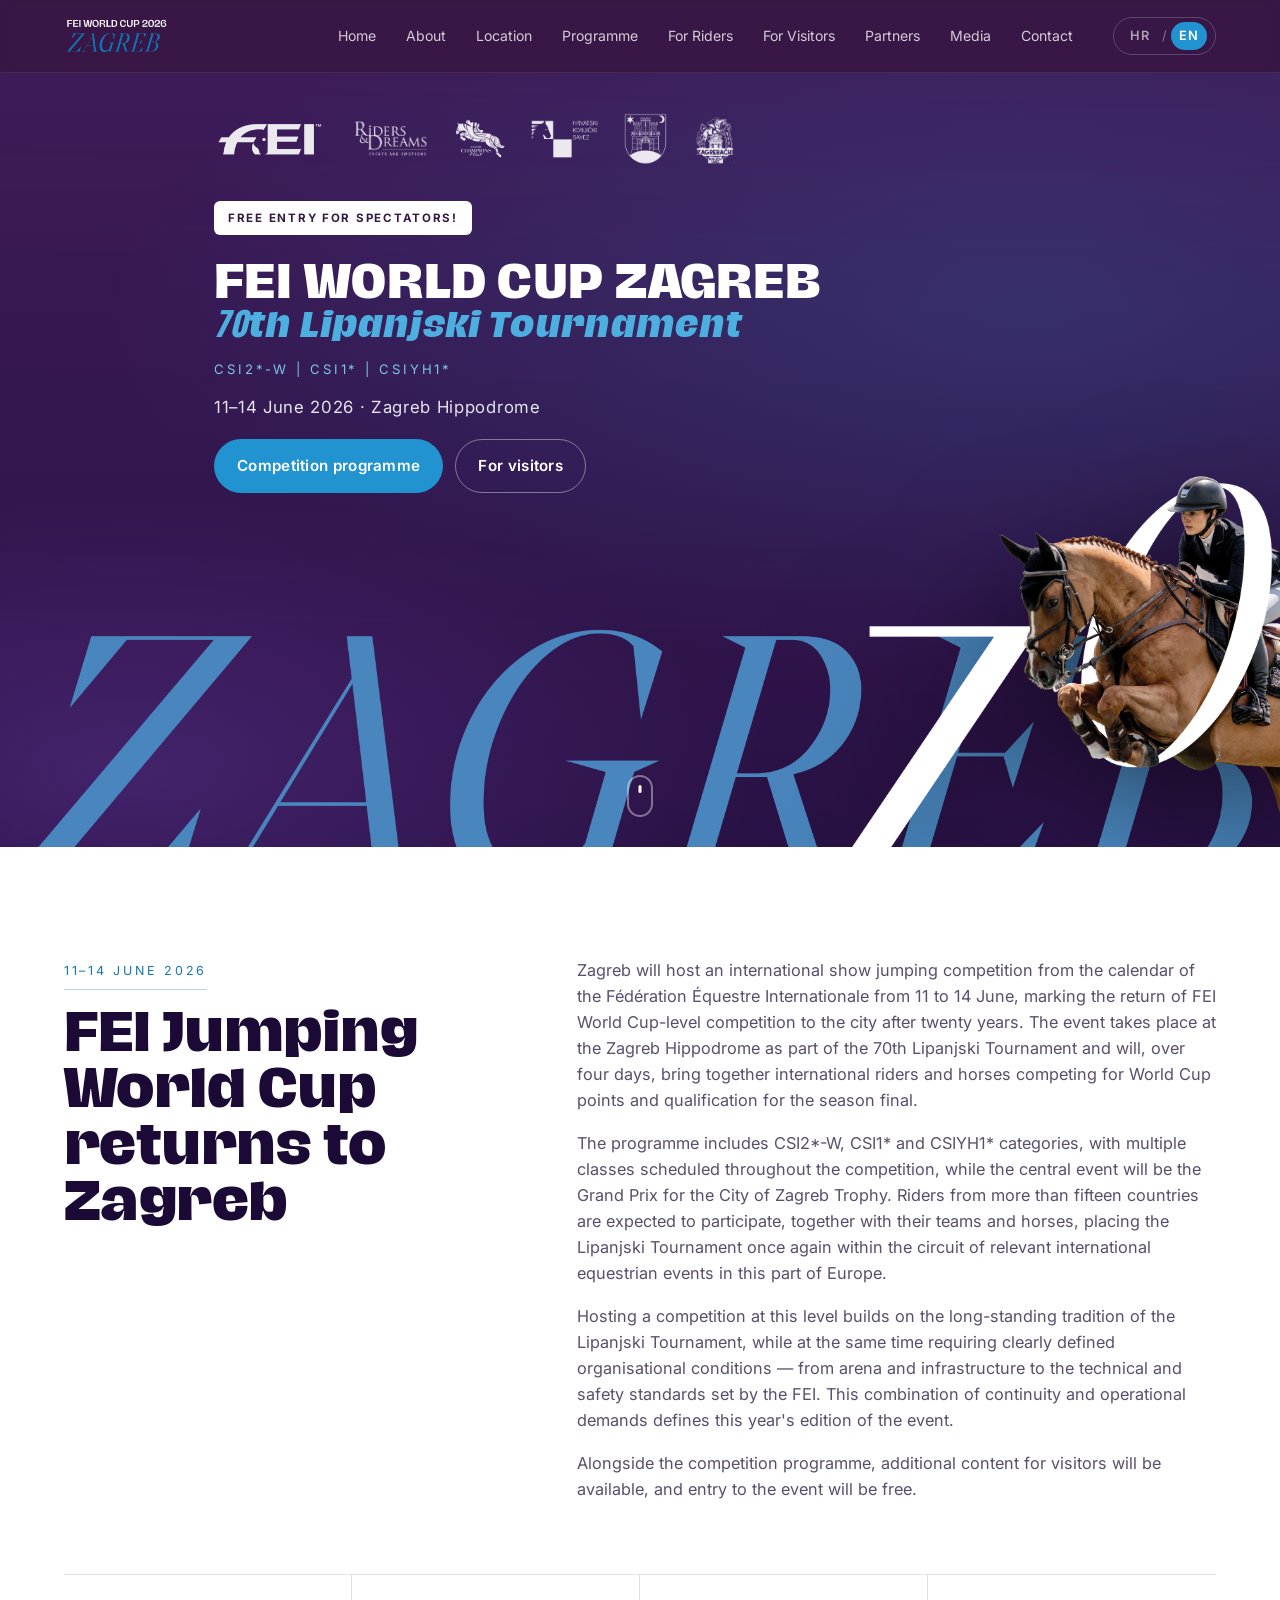
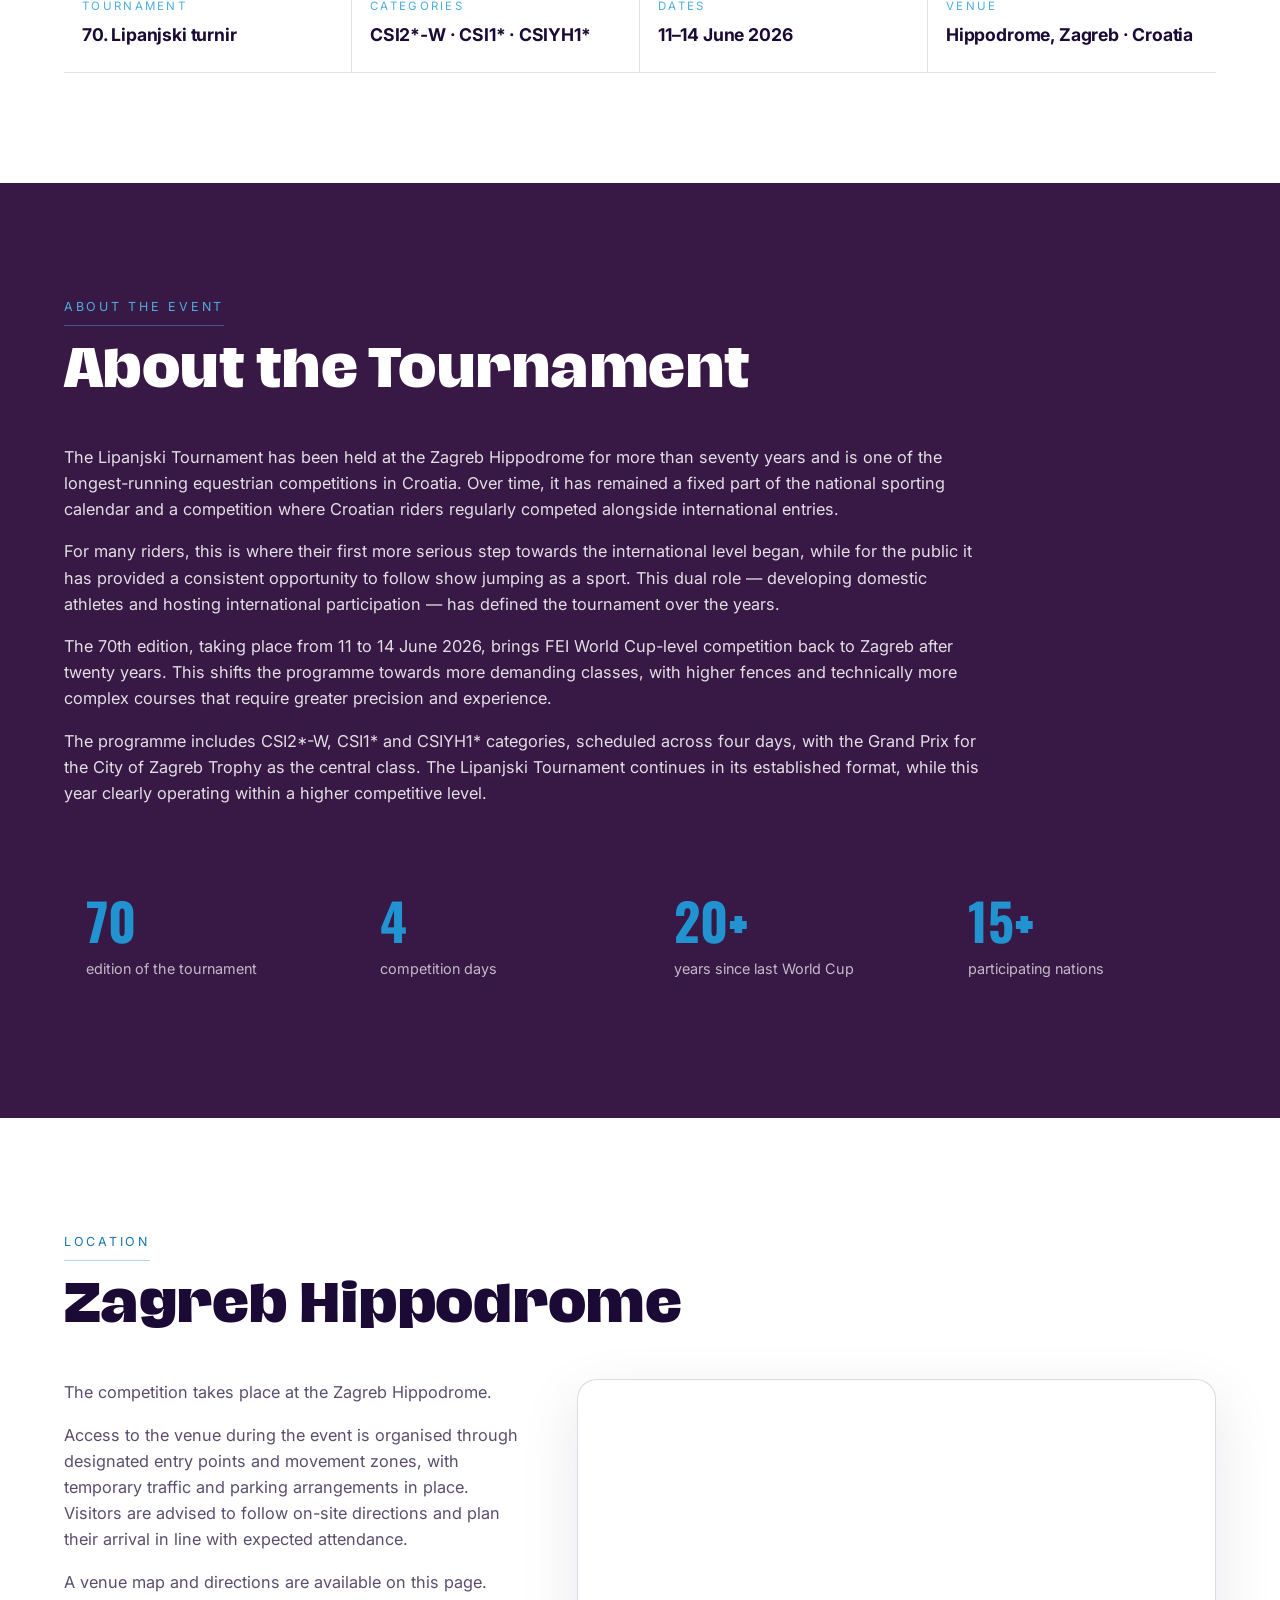
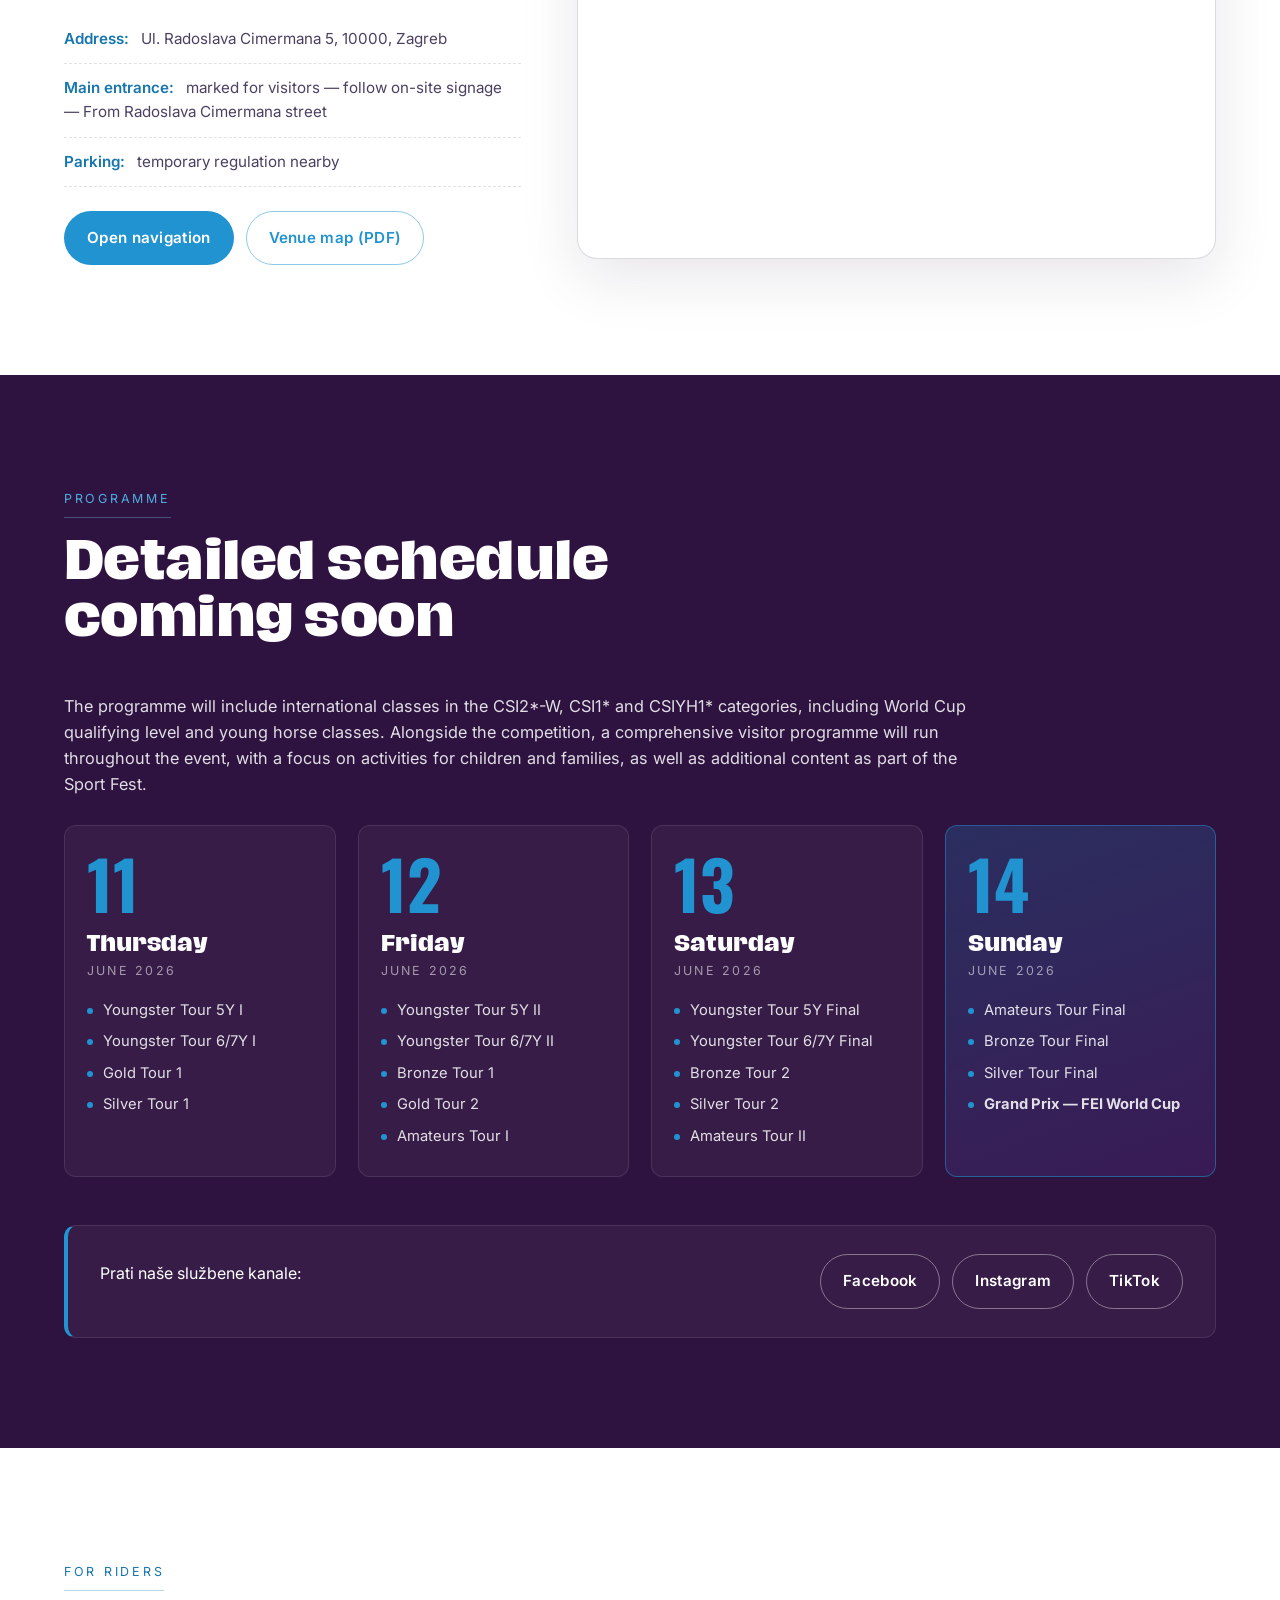
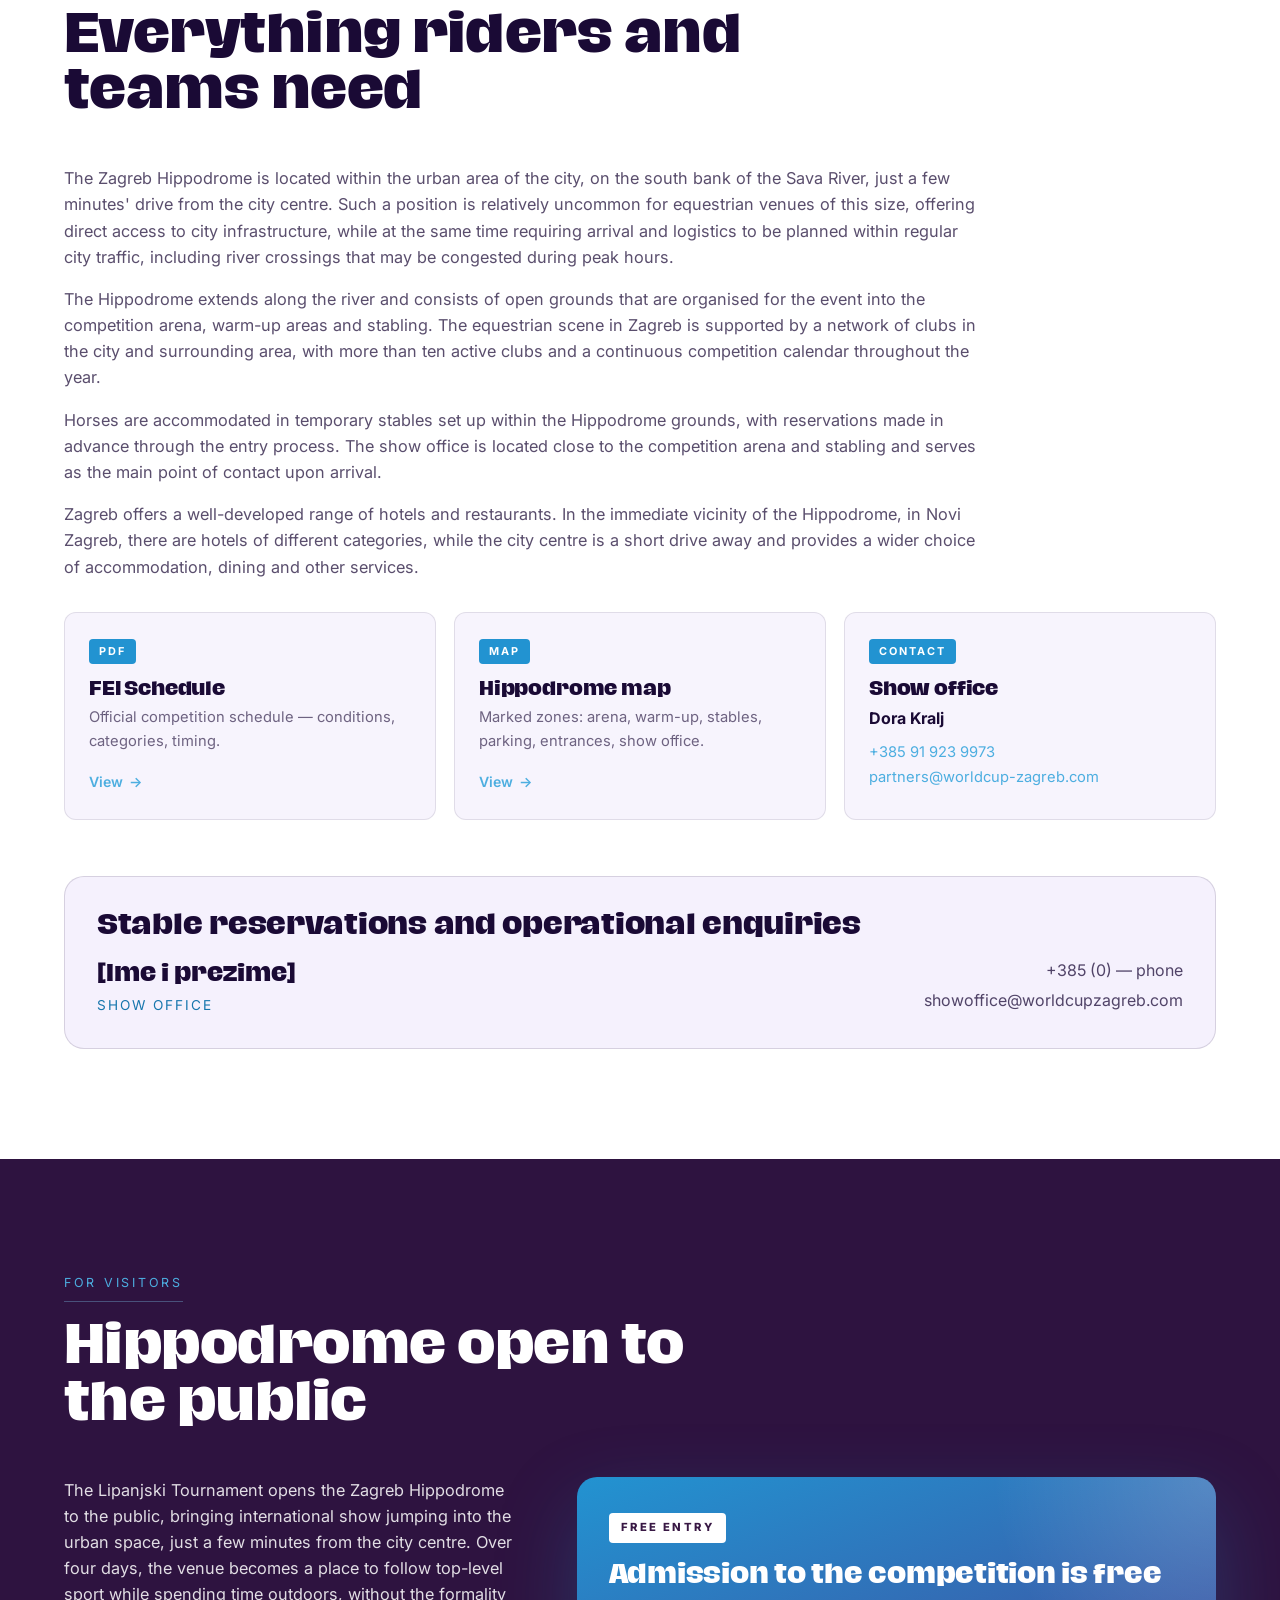
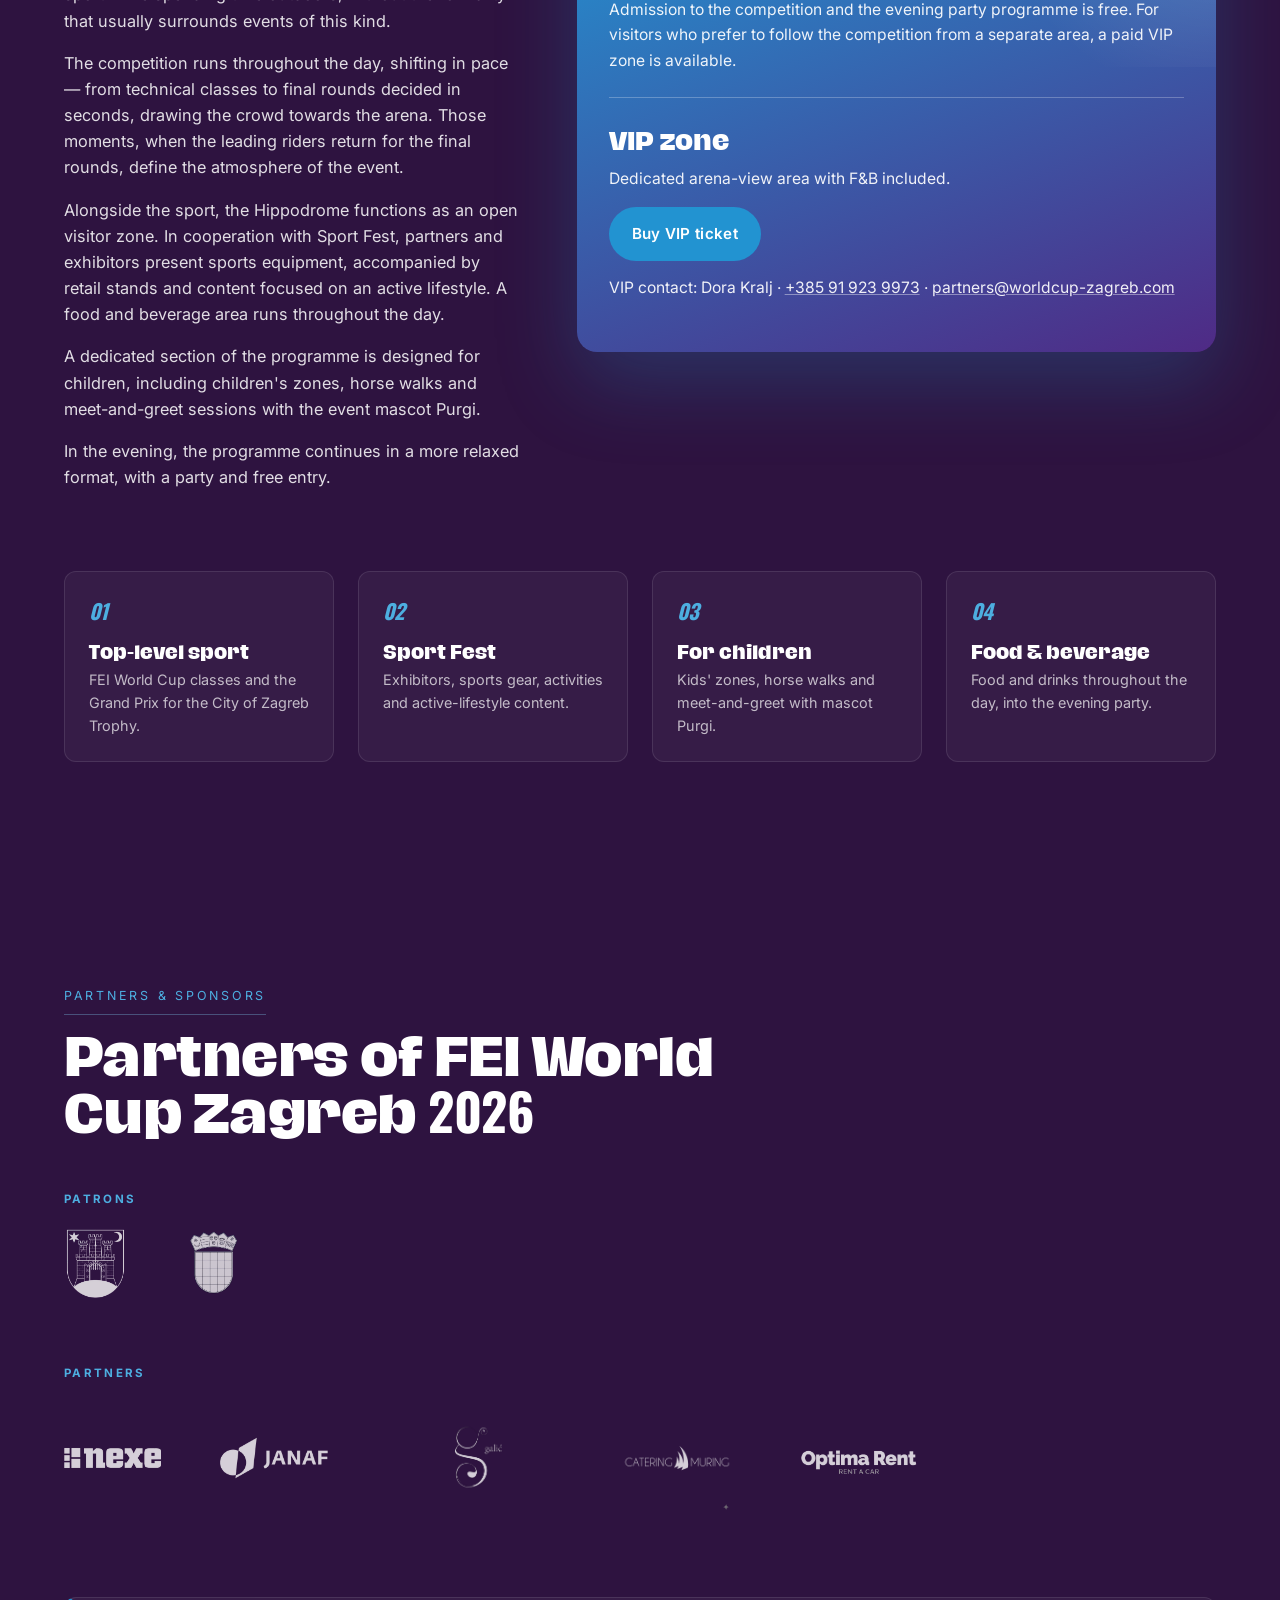
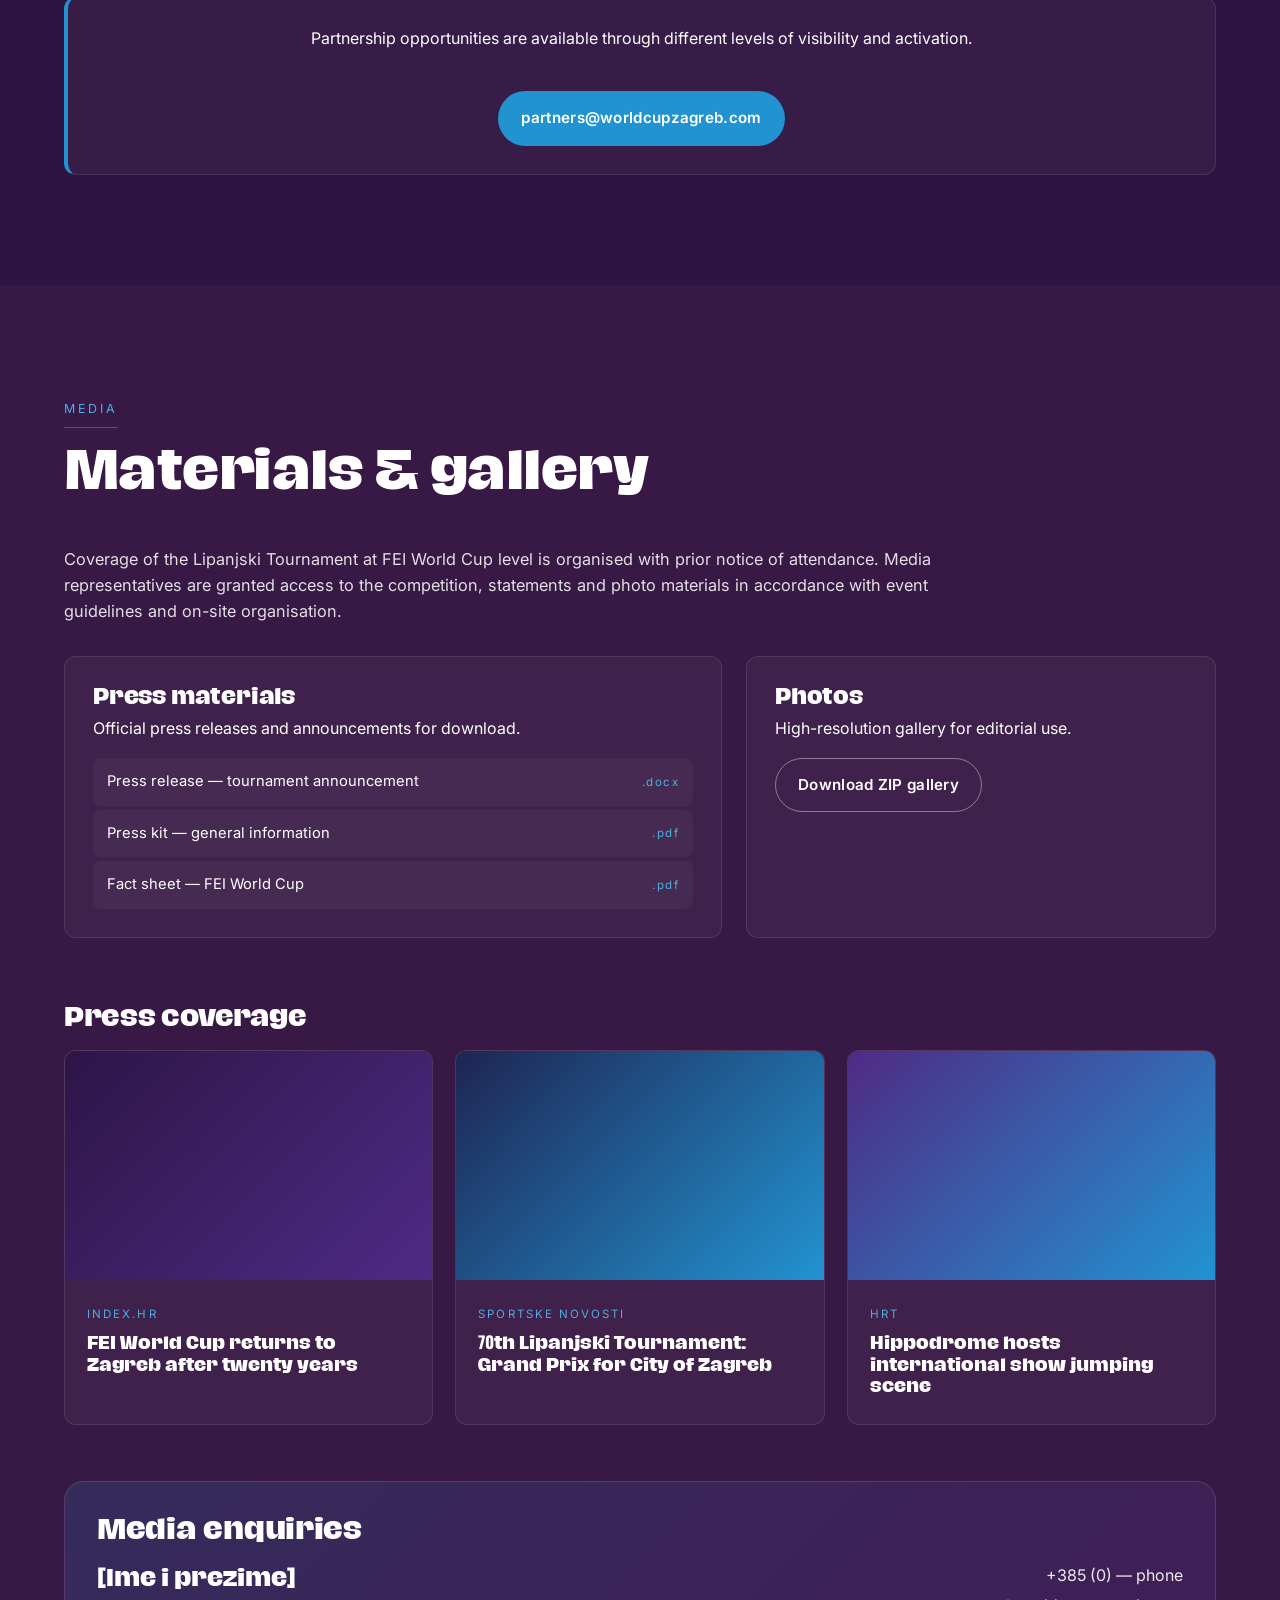
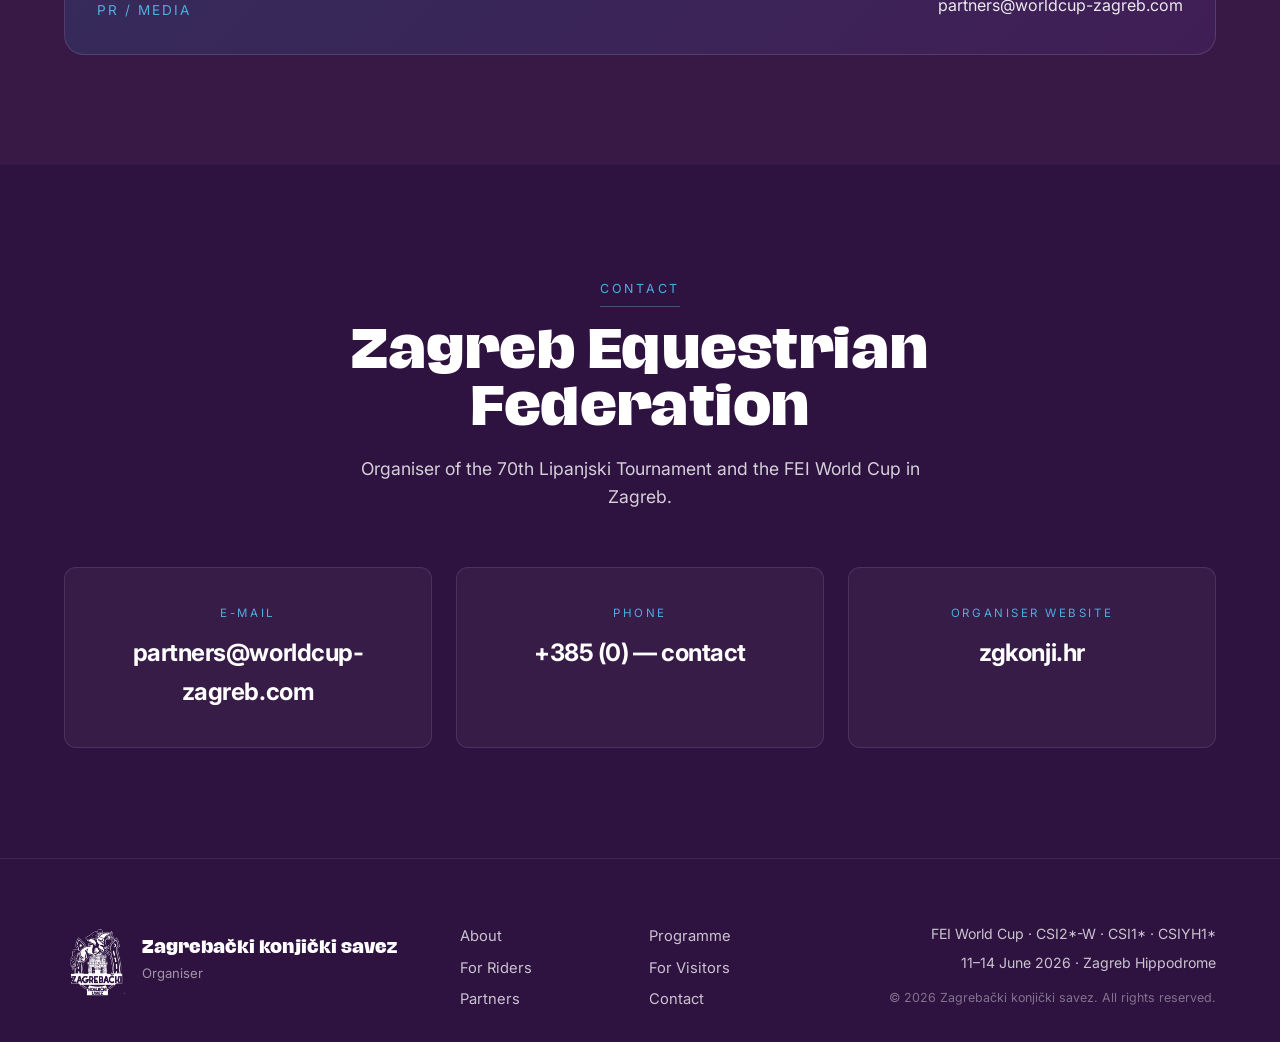
<file: web/index.html>
<!DOCTYPE html>
<html lang="hr" data-lang="hr">
<head>
<meta charset="UTF-8" />
<meta name="viewport" content="width=device-width, initial-scale=1.0" />
<title>FEI World Cup Zagreb 2026 — 70. Lipanjski turnir</title>
<meta name="description" content="FEI World Cup u preponskom jahanju vraća se u Zagreb. 70. Lipanjski turnir, 11.–14. lipnja 2026., Hipodrom Zagreb." />
<!-- Favicon -->
<link rel="icon" type="image/png" href="assets/img/fei-favicon.png" />
<link rel="apple-touch-icon" href="assets/img/fei-favicon.png" />
<!-- Open Graph -->
<meta property="og:type" content="website" />
<meta property="og:title" content="FEI World Cup Zagreb 2026 — 70. Lipanjski turnir" />
<meta property="og:description" content="FEI World Cup u preponskom jahanju vraća se u Zagreb. 11.–14. lipnja 2026., Hipodrom Zagreb. CSI2*-W · CSI1* · CSIYH1*" />
<meta property="og:image" content="assets/img/og-image.png" />
<meta property="og:url" content="https://feiworldcupzagreb.com/" />
<meta property="og:locale" content="hr_HR" />
<!-- Twitter Card -->
<meta name="twitter:card" content="summary_large_image" />
<meta name="twitter:title" content="FEI World Cup Zagreb 2026 — 70. Lipanjski turnir" />
<meta name="twitter:description" content="FEI World Cup u preponskom jahanju vraća se u Zagreb. 11.–14. lipnja 2026., Hipodrom Zagreb." />
<meta name="twitter:image" content="assets/img/og-image.png" />
<link rel="preconnect" href="https://fonts.googleapis.com" />
<link rel="preconnect" href="https://fonts.gstatic.com" crossorigin />
<link rel="stylesheet" href="https://fonts.googleapis.com/css2?family=Oswald:wght@400;600;700&family=Inter:wght@300;400;500;600;700&family=Cormorant+Garamond:ital,wght@1,300;1,400;1,600&display=swap" />
<style>
/* =====================================================
   Gorga — samo za hero ZAGREB naslov
   ===================================================== */
@font-face {
  font-family: "Gorga";
  src: url("assets/fonts/Gorga.otf") format("opentype");
  font-weight: 400;
  font-style: normal;
  font-display: swap;
}

/* =====================================================
   Hagrid — slova only (unicode-range isključuje 0–9)
   Browser pada na Oswald za znamenke
   ===================================================== */
@font-face {
  font-family: "Hagrid";
  src: url("assets/fonts/Hagrid-Regular.ttf") format("truetype");
  font-weight: 400; font-style: normal; font-display: swap;
  unicode-range: U+0020-002F, U+003A-FFFF;
}
@font-face {
  font-family: "Hagrid";
  src: url("assets/fonts/Hagrid-Italic.ttf") format("truetype");
  font-weight: 400; font-style: italic; font-display: swap;
  unicode-range: U+0020-002F, U+003A-FFFF;
}
@font-face {
  font-family: "Hagrid";
  src: url("assets/fonts/Hagrid-Extrabold.ttf") format("truetype");
  font-weight: 800; font-style: normal; font-display: swap;
  unicode-range: U+0020-002F, U+003A-FFFF;
}
@font-face {
  font-family: "Hagrid";
  src: url("assets/fonts/Hagrid-Extrabold-Italic.ttf") format("truetype");
  font-weight: 800; font-style: italic; font-display: swap;
  unicode-range: U+0020-002F, U+003A-FFFF;
}

/* =====================================================
   Tokens
   ===================================================== */
:root {
  --purple-900: #2E1340;
  --purple-800: #381844;
  --purple-700: #401A4C;
  --purple-600: #4F2A85;
  --purple-500: #6B3FB0;
  --cyan-500:   #2293D1;
  --cyan-400:   #4DAEE0;
  --cyan-300:   #7BC5E8;
  --cream:      #F5EFE6;
  --white:      #FFFFFF;
  --ink:        #1A0A35;
  --gold:       #E8C66A;
  --radius-sm:  6px;
  --radius:     12px;
  --radius-lg:  20px;
  --container:  1200px;
  --ease:       cubic-bezier(.2,.7,.2,1);
  --font-serif: "Hagrid", "Oswald", Impact, Arial, sans-serif;
  --font-sans:  "Inter", -apple-system, BlinkMacSystemFont, "Helvetica Neue", Arial, sans-serif;
}

/* =====================================================
   Reset
   ===================================================== */
*,*::before,*::after { box-sizing: border-box; }
html { scroll-behavior: smooth; }
body {
  margin: 0;
  font-family: var(--font-sans);
  color: var(--white);
  background: var(--purple-800);
  line-height: 1.6;
  -webkit-font-smoothing: antialiased;
  text-rendering: optimizeLegibility;
}
img { max-width: 100%; display: block; }
a { color: inherit; text-decoration: none; }
button { font: inherit; cursor: pointer; }
ul { margin: 0; padding: 0; list-style: none; }

/* =====================================================
   Container
   ===================================================== */
.container {
  width: 100%;
  max-width: var(--container);
  margin: 0 auto;
  padding: 0 24px;
}

/* =====================================================
   Typography
   ===================================================== */
h1, h2, h3, h4 {
  font-family: var(--font-serif);
  font-weight: 800;
  line-height: 1.1;
  letter-spacing: -0.01em;
  margin: 0 0 .4em;
}
h1 { font-size: clamp(2.4rem, 6vw, 5.2rem); }
h2 { font-size: clamp(2rem, 4vw, 3.4rem); }
h3 { font-size: clamp(1.3rem, 2.2vw, 1.7rem); }
h4 { font-size: 1.05rem; letter-spacing: 0; }
p  { margin: 0 0 1em; }
strong { font-weight: 700; }

.eyebrow {
  display: inline-block;
  font-family: var(--font-sans);
  font-size: .78rem;
  letter-spacing: .22em;
  text-transform: uppercase;
  color: var(--cyan-400);
  margin: 0 0 14px;
  padding-bottom: 8px;
  border-bottom: 1px solid rgba(123,197,232,.35);
}
.prose p { font-size: 1.02rem; color: rgba(255,255,255,.86); }
.prose-wide { max-width: 920px; }

/* =====================================================
   Buttons
   ===================================================== */
.btn {
  display: inline-flex;
  align-items: center;
  gap: 8px;
  padding: 14px 22px;
  border-radius: 999px;
  font-weight: 600;
  font-size: .95rem;
  letter-spacing: .02em;
  transition: transform .25s var(--ease), background .25s var(--ease), color .25s var(--ease), border-color .25s var(--ease);
  border: 1px solid transparent;
  white-space: nowrap;
}
.btn-primary { background: var(--cyan-500); color: var(--white); }
.btn-primary:hover { background: var(--cyan-400); transform: translateY(-2px); }
.btn-ghost { background: transparent; color: var(--white); border-color: rgba(255,255,255,.4); }
.btn-ghost:hover { border-color: var(--white); background: rgba(255,255,255,.08); transform: translateY(-2px); }

/* =====================================================
   Header / Nav
   ===================================================== */
.site-header {
  position: sticky;
  top: 0;
  z-index: 100;
  background: rgba(56,24,68,.82);
  backdrop-filter: saturate(140%) blur(10px);
  -webkit-backdrop-filter: saturate(140%) blur(10px);
  border-bottom: 1px solid rgba(255,255,255,.08);
}
.nav-row {
  display: flex;
  align-items: center;
  justify-content: space-between;
  gap: 24px;
  padding-top: 14px;
  padding-bottom: 14px;
}
.brand { display: flex; align-items: center; gap: 12px; }
.brand-text { display: flex; flex-direction: column; line-height: 1.1; }
.brand-logo-img { height: 44px; width: auto; display: block; }
.brand-line-1 {
  font-family: var(--font-serif);
  font-weight: 800;
  font-size: .72rem;
  letter-spacing: .22em;
  text-transform: uppercase;
  color: var(--cyan-400);
}
.brand-zagreb-img {
  display: block;
  height: 22px;
  width: auto;
  filter: brightness(0) saturate(100%) invert(43%) sepia(64%) saturate(380%) hue-rotate(167deg);
  margin-top: 2px;
}

.primary-nav { display: flex; align-items: center; gap: 28px; }
.primary-nav > ul { display: flex; gap: 6px; flex-wrap: wrap; }
.primary-nav a {
  display: inline-block;
  padding: 8px 12px;
  font-size: .88rem;
  border-radius: 999px;
  color: rgba(255,255,255,.78);
  transition: color .2s var(--ease), background .2s var(--ease);
}
.primary-nav a:hover { color: var(--white); background: rgba(255,255,255,.06); }

.lang-switch {
  display: inline-flex;
  align-items: center;
  gap: 4px;
  padding: 4px 8px;
  border: 1px solid rgba(255,255,255,.2);
  border-radius: 999px;
  font-size: .8rem;
}
.lang-switch span { color: rgba(255,255,255,.4); }
.lang-btn {
  background: transparent;
  border: 0;
  color: rgba(255,255,255,.6);
  padding: 4px 8px;
  border-radius: 999px;
  font-weight: 600;
  letter-spacing: .08em;
}
.lang-btn.is-active { color: var(--white); background: var(--cyan-500); }

.nav-toggle {
  display: none;
  flex-direction: column;
  gap: 5px;
  background: transparent;
  border: 0;
  padding: 8px;
}
.nav-toggle span {
  display: block;
  width: 24px;
  height: 2px;
  background: var(--white);
  border-radius: 2px;
  transition: transform .25s var(--ease), opacity .25s var(--ease);
}

/* =====================================================
   Hero
   ===================================================== */
.hero {
  position: relative;
  min-height: 86vh;
  display: flex;
  align-items: flex-start;
  overflow: hidden;
  isolation: isolate;
  padding: 40px 0 0;
}
.hero-bg {
  position: absolute; inset: 0;
  background:
    radial-gradient(120% 80% at 80% 30%, rgba(34,147,209,.18), transparent 60%),
    radial-gradient(80% 60% at 10% 90%, rgba(107,63,176,.32), transparent 60%),
    linear-gradient(180deg, #2A1244 0%, #1A0A35 100%);
  z-index: -3;
}
.hero-bg::after {
  content: "";
  position: absolute; inset: 0;
  background: url("assets/img/background.png") center/cover no-repeat;
  opacity: .35;
  mix-blend-mode: screen;
}
.hero-horse {
  position: absolute;
  right: -2%; bottom: 0;
  width: clamp(420px, 55vw, 860px);
  z-index: 1;
  pointer-events: none;
  filter: drop-shadow(0 30px 60px rgba(0,0,0,.5));
}
.hero-content { position: relative; max-width: 900px; z-index: 2; padding-bottom: 48px; }
.hero-zagreb-bottom-img {
  position: absolute;
  bottom: 0;
  left: 0;
  width: 100%;
  height: auto;
  filter: brightness(0) saturate(100%) invert(43%) sepia(64%) saturate(380%) hue-rotate(167deg);
  transform: translateY(38%);
  z-index: 0;
  pointer-events: none;
}
.hero-badges { margin-bottom: 22px; }
.hero-partners {
  display: flex;
  align-items: center;
  gap: 24px;
  flex-wrap: nowrap;
  margin-bottom: 36px;
}
.hero-partners img {
  height: 40px;
  width: auto;
  opacity: 0.9;
  filter: brightness(1.4);
  flex-shrink: 1;
}
.hero-partners img[alt="Zagreb"],
.hero-partners img[alt="Zagrebački konjički savez"] { height: 52px; }
@media (max-width: 768px) {
  .hero-partners { gap: 16px; }
  .hero-partners img { height: 26px; }
  .hero-partners img[alt="Zagreb"],
  .hero-partners img[alt="Zagrebački konjički savez"] { height: 36px; }
}
.badge {
  display: inline-block;
  padding: 8px 14px;
  border-radius: 6px;
  font-size: .72rem;
  font-weight: 700;
  letter-spacing: .15em;
  text-transform: uppercase;
}
.badge-light { background: var(--white); color: var(--purple-800); }
.hero-eyebrow {
  font-size: .82rem;
  letter-spacing: .22em;
  text-transform: uppercase;
  color: var(--cyan-300);
  margin: 0 0 14px;
}
.hero-title { font-family: var(--font-serif); margin: 0 0 18px; line-height: .95; }
.hero-title-small {
  display: block;
  font-size: clamp(.95rem, 1.4vw, 1.15rem);
  letter-spacing: .25em;
  text-transform: uppercase;
  color: rgba(255,255,255,.85);
  font-weight: 400;
  font-family: var(--font-sans);
  margin-bottom: 6px;
}
.hero-title-big {
  display: block;
  line-height: 1;
}
.hero-zagreb-img {
  display: block;
  width: clamp(128px, 40vw, 476px);
  height: auto;
  filter: brightness(0) saturate(100%) invert(43%) sepia(64%) saturate(380%) hue-rotate(167deg);
  margin: 10px 0 0 -2px;
}
@media (max-width: 480px) {
  .hero-zagreb-img { width: clamp(100px, 72vw, 390px); }
}
.hero-title-v2 { margin: 0 0 16px; line-height: 1.1; }
.hero-title-v2-top {
  display: block;
  font-family: var(--font-serif);
  font-weight: 800;
  font-style: normal;
  font-size: clamp(1.8rem, 3.5vw, 3.2rem);
  color: var(--white);
  letter-spacing: .01em;
}
.hero-title-v2-sub {
  display: block;
  font-family: var(--font-serif);
  font-weight: 800;
  font-style: italic;
  font-size: clamp(1.4rem, 2.6vw, 2.4rem);
  color: var(--cyan-400);
  letter-spacing: .01em;
}
.hero-date { font-size: 1.05rem; letter-spacing: .04em; color: rgba(255,255,255,.88); margin: 6px 0 18px; }
.hero-lead { font-size: 1.08rem; max-width: 560px; color: rgba(255,255,255,.82); margin-bottom: 28px; }
.hero-ctas { display: flex; gap: 12px; flex-wrap: wrap; }
.hero-scroll {
  position: absolute;
  bottom: 30px; left: 50%;
  transform: translateX(-50%);
  width: 26px; height: 42px;
  border: 2px solid rgba(255,255,255,.4);
  border-radius: 14px;
}
.hero-scroll span {
  position: absolute;
  left: 50%; top: 8px;
  width: 3px; height: 8px;
  background: var(--white);
  border-radius: 2px;
  transform: translateX(-50%);
  animation: scroll-dot 1.8s var(--ease) infinite;
}
@keyframes scroll-dot {
  0%   { opacity: 0; transform: translate(-50%, 0); }
  30%  { opacity: 1; }
  100% { opacity: 0; transform: translate(-50%, 14px); }
}

/* =====================================================
   Sections
   ===================================================== */
.section { padding: 110px 0; position: relative; }
.section-intro     { background: var(--purple-900); }
.section-about     { background: var(--purple-800); }
.section-location  { background: var(--purple-900); }
.section-programme { background: var(--purple-900); }
.section-riders    { background: var(--purple-800); }
.section-visitors  { background: var(--purple-900); }
.section-sponsors  { background: var(--purple-900); }
.section-media     { background: var(--purple-800); }
.section-contact   { background: #2E1340; }

.section-head { margin-bottom: 48px; max-width: 720px; }
.grid-2 { display: grid; grid-template-columns: 1fr 1.4fr; gap: 56px; align-items: start; }

/* =====================================================
   Key facts
   ===================================================== */
.key-facts {
  margin-top: 56px;
  display: grid;
  grid-template-columns: repeat(4, 1fr);
  gap: 0;
  border-top: 1px solid rgba(255,255,255,.12);
  border-bottom: 1px solid rgba(255,255,255,.12);
}
.key-facts li {
  padding: 22px 18px;
  border-right: 1px solid rgba(255,255,255,.12);
}
.key-facts li:last-child { border-right: 0; }
.kf-label {
  display: block;
  font-size: .72rem;
  letter-spacing: .2em;
  text-transform: uppercase;
  color: var(--cyan-400);
  margin-bottom: 6px;
}
.kf-value {
  display: block;
  font-family: var(--font-sans);
  font-weight: 700;
  font-style: normal;
  font-size: 1.1rem;
  letter-spacing: -.01em;
  color: var(--white);
}

/* =====================================================
   Stats
   ===================================================== */
.stats {
  margin-top: 64px;
  display: grid;
  grid-template-columns: repeat(4, 1fr);
  gap: 24px;
}
.stat {
  padding: 28px 22px;
  background: transparent;
  border: none;
  text-align: left;
}
.stat-num {
  font-family: var(--font-serif);
  font-style: normal;
  font-weight: 800;
  font-size: clamp(2.8rem, 4vw, 4rem);
  line-height: 1;
  color: var(--cyan-500);
}
.stat-lbl { margin-top: 8px; font-size: .9rem; color: rgba(255,255,255,.7); }

/* =====================================================
   Location
   ===================================================== */
.info-list { margin: 20px 0 24px; padding: 0; }
.info-list li {
  padding: 12px 0;
  border-bottom: 1px dashed rgba(255,255,255,.15);
  font-size: .95rem;
  color: rgba(255,255,255,.85);
}
.info-list li strong { color: var(--cyan-300); margin-right: 8px; font-weight: 600; }
.map-card {
  position: relative;
  border-radius: var(--radius-lg);
  overflow: hidden;
  border: 1px solid rgba(255,255,255,.12);
  background: var(--purple-800);
  height: 480px;
  box-shadow: 0 30px 80px rgba(0,0,0,.4);
}
.map-card iframe { position: absolute; inset: 0; width: 100%; height: 100%; border: 0; filter: hue-rotate(180deg) invert(.85) saturate(.6); }
.cta-row { display: flex; gap: 12px; flex-wrap: wrap; }
.venue-zones { display: none; }
.venue-zones h3 { margin-bottom: 18px; }
.zone-grid { display: grid; grid-template-columns: repeat(auto-fit, minmax(220px, 1fr)); gap: 14px; }
.zone {
  display: flex; align-items: center; gap: 12px;
  padding: 14px 18px;
  background: rgba(255,255,255,.04);
  border: 1px solid rgba(255,255,255,.08);
  border-radius: 10px;
  font-size: .92rem;
}
.zone .dot {
  width: 12px; height: 12px; border-radius: 50%;
  background: var(--c, var(--cyan-500));
  border: 2px solid rgba(255,255,255,.2);
}

/* =====================================================
   Programme
   ===================================================== */
.schedule-grid { display: grid; grid-template-columns: repeat(4, 1fr); gap: 22px; margin-top: 28px; }
.day-card {
  background: rgba(255,255,255,.04);
  border: 1px solid rgba(255,255,255,.1);
  border-radius: var(--radius);
  padding: 28px 22px;
  transition: transform .3s var(--ease), border-color .3s var(--ease), background .3s var(--ease);
}
.day-card:hover { transform: translateY(-6px); border-color: rgba(34,147,209,.6); background: rgba(34,147,209,.08); }
.day-card.is-feature { background: linear-gradient(160deg, rgba(34,147,209,.22), rgba(107,63,176,.18)); border-color: rgba(34,147,209,.5); }
.day-num {
  font-family: var(--font-serif);
  font-style: normal;
  font-weight: 800;
  font-size: 4.2rem;
  line-height: 1;
  color: var(--cyan-500);
}
.day-name { margin-top: 6px; font-family: var(--font-serif); font-weight: 800; font-size: 1.3rem; }
.day-month { font-size: .78rem; letter-spacing: .18em; text-transform: uppercase; color: rgba(255,255,255,.55); margin-bottom: 18px; }
.day-list { display: flex; flex-direction: column; gap: 8px; }
.day-list li {
  padding-left: 16px;
  position: relative;
  font-size: .92rem;
  color: rgba(255,255,255,.86);
}
.day-list li::before {
  content: "";
  position: absolute;
  left: 0; top: 9px;
  width: 6px; height: 6px;
  border-radius: 50%;
  background: var(--cyan-500);
}
.callout {
  margin-top: 48px;
  padding: 28px 32px;
  background: rgba(255,255,255,.04);
  border: 1px solid rgba(255,255,255,.1);
  border-left: 4px solid var(--cyan-500);
  border-radius: var(--radius);
  display: flex;
  justify-content: space-between;
  align-items: center;
  gap: 24px;
  flex-wrap: wrap;
}
.callout p { margin: 0 0 16px; }
.social-links { display: flex; gap: 12px; flex-wrap: wrap; }
.callout-cta { text-align: center; justify-content: center; flex-direction: column; margin-top: 56px; }

/* =====================================================
   Riders / Docs
   ===================================================== */
.docs-grid { margin-top: 32px; display: grid; grid-template-columns: repeat(3, 1fr); gap: 18px; }
.doc-card {
  display: block;
  padding: 24px;
  background: rgba(255,255,255,.04);
  border: 1px solid rgba(255,255,255,.1);
  border-radius: var(--radius);
  transition: transform .3s var(--ease), border-color .3s var(--ease), background .3s var(--ease);
}
.doc-card:hover { transform: translateY(-4px); border-color: var(--cyan-500); background: rgba(34,147,209,.06); }
.doc-tag {
  display: inline-block;
  padding: 4px 10px;
  background: var(--cyan-500);
  color: var(--white);
  font-size: .68rem;
  font-weight: 700;
  letter-spacing: .18em;
  border-radius: 4px;
  margin-bottom: 14px;
}
.doc-card h3 { font-size: 1.15rem; margin-bottom: 8px; }
.doc-card p  { color: rgba(255,255,255,.7); font-size: .92rem; margin-bottom: 16px; }
.doc-link { display: inline-flex; align-items: center; gap: 6px; color: var(--cyan-400); font-weight: 600; font-size: .88rem; }
.doc-link::after { content: "→"; }
.doc-contact-name { font-weight: 700; color: #fff; font-size: 1rem !important; margin-bottom: 8px !important; }
.doc-contact-links { color: rgba(255,255,255,.7) !important; font-size: .92rem !important; margin: 0 !important; line-height: 1.7; }
.doc-contact-links a { color: var(--cyan-400); text-decoration: none; }
.doc-contact-links a:hover { text-decoration: underline; }
.section-light .doc-contact-name { color: #1A0A35 !important; }
.section-light .doc-contact-links { color: rgba(26,10,53,.75) !important; }
.contact-block {
  margin-top: 56px;
  padding: 32px;
  background: linear-gradient(135deg, rgba(34,147,209,.16), rgba(107,63,176,.16));
  border: 1px solid rgba(255,255,255,.12);
  border-radius: var(--radius-lg);
}
.contact-row { margin-top: 16px; display: flex; justify-content: space-between; align-items: center; gap: 24px; flex-wrap: wrap; }
.contact-name { font-family: var(--font-serif); font-style: normal; font-weight: 800; font-size: 1.4rem; }
.contact-role { font-size: .85rem; letter-spacing: .15em; text-transform: uppercase; color: var(--cyan-400); margin-top: 4px; }
.contact-meta { display: flex; flex-direction: column; gap: 4px; text-align: right; }
.contact-meta a { color: rgba(255,255,255,.9); }
.contact-meta a:hover { color: var(--cyan-400); }

/* =====================================================
   Visitors
   ===================================================== */
.ticket-card {
  position: relative;
  padding: 36px 32px;
  background: linear-gradient(160deg, var(--cyan-500) 0%, var(--purple-600) 100%);
  border-radius: var(--radius-lg);
  box-shadow: 0 30px 80px rgba(34,147,209,.25);
  overflow: hidden;
}
.ticket-card::before {
  content: "";
  position: absolute; top: -40%; right: -40%;
  width: 80%; height: 80%;
  background: radial-gradient(circle, rgba(255,255,255,.18), transparent 70%);
}
.ticket-badge {
  display: inline-block;
  padding: 6px 12px;
  background: var(--white);
  color: var(--purple-800);
  font-size: .7rem;
  letter-spacing: .22em;
  font-weight: 800;
  border-radius: 4px;
  margin-bottom: 16px;
}
.ticket-card h3 { font-size: 1.6rem; }
.ticket-card p  { color: rgba(255,255,255,.92); font-size: .98rem; }
.vip-block { margin-top: 24px; padding-top: 24px; border-top: 1px solid rgba(255,255,255,.25); position: relative; }
.vip-title { font-family: var(--font-serif); font-style: normal; font-weight: 800; font-size: 1.5rem; margin-bottom: 6px; }
.vip-contact { margin-top: 14px; font-size: .85rem; color: rgba(255,255,255,.85); }
.vip-contact a { text-decoration: underline; text-decoration-color: rgba(255,255,255,.4); }
.visitor-features { margin-top: 64px; display: grid; grid-template-columns: repeat(4, 1fr); gap: 24px; }
.feat {
  padding: 24px;
  background: rgba(255,255,255,.04);
  border: 1px solid rgba(255,255,255,.1);
  border-radius: var(--radius);
}
.feat-num { font-family: var(--font-serif); font-style: italic; color: var(--cyan-400); font-weight: 800; font-size: 1.3rem; margin-bottom: 14px; }
.feat h4 { margin-bottom: 6px; font-size: 1.1rem; }
.feat p  { color: rgba(255,255,255,.7); font-size: .9rem; margin: 0; }

/* =====================================================
   Sponsors
   ===================================================== */
.partners-row {
  display: flex;
  flex-wrap: wrap;
  align-items: center;
  justify-content: flex-start;
  gap: 32px 56px;
  padding: 20px 0 28px;
}
.partners-row img {
  height: 48px;
  width: auto;
  opacity: 0.8;
  transition: opacity .2s;
}
.partners-row img:hover { opacity: 1; }
.partners-row a { display: flex; align-items: center; }
.partners-row img[alt="Grad Zagreb"],
.partners-row img[alt="Republika Hrvatska"] { height: 72px; }
.partners-row img[alt="Catering Muring"] { height: 110px; }
.partners-row img[alt="Galić"] { height: 80px; }
.partners-label {
  font-family: var(--font-sans);
  font-size: .72rem;
  font-weight: 700;
  letter-spacing: .2em;
  text-transform: uppercase;
  color: var(--cyan-400);
  margin: 36px 0 0;
}
.partners-label:first-of-type { margin-top: 0; }
.logo-cell {
  aspect-ratio: 3/2;
  display: flex; align-items: center; justify-content: center;
  background: rgba(255,255,255,.04);
  border: 1px dashed rgba(255,255,255,.18);
  border-radius: 8px;
  color: rgba(255,255,255,.45);
  font-size: .8rem;
  letter-spacing: .12em;
  text-transform: uppercase;
}
.logo-grid-sm .logo-cell { aspect-ratio: 3/1.4; font-size: .7rem; }

/* =====================================================
   Media
   ===================================================== */
.media-blocks { display: grid; grid-template-columns: 1.4fr 1fr; gap: 24px; margin-top: 32px; }
.media-block { background: rgba(255,255,255,.04); border: 1px solid rgba(255,255,255,.1); padding: 28px; border-radius: var(--radius); }
.media-block h3 { font-size: 1.3rem; }
.dl-list { margin-top: 16px; display: flex; flex-direction: column; gap: 4px; }
.dl-list a {
  display: flex; justify-content: space-between; align-items: center;
  padding: 12px 14px;
  background: rgba(255,255,255,.04);
  border-radius: 8px;
  font-size: .92rem;
  transition: background .2s var(--ease);
}
.dl-list a:hover { background: rgba(34,147,209,.16); }
.dl-list em { font-style: normal; font-size: .72rem; color: var(--cyan-400); letter-spacing: .12em; }
.subhead { margin: 64px 0 20px; font-size: 1.6rem; }
.news-grid { display: grid; grid-template-columns: repeat(3, 1fr); gap: 22px; }
.news-card {
  display: flex; flex-direction: column;
  background: rgba(255,255,255,.04);
  border: 1px solid rgba(255,255,255,.1);
  border-radius: var(--radius);
  overflow: hidden;
  transition: transform .3s var(--ease), border-color .3s var(--ease);
}
.news-card:hover { transform: translateY(-4px); border-color: var(--cyan-500); }
.news-thumb { aspect-ratio: 16/10; }
.news-body { padding: 20px 22px; }
.news-source { display: inline-block; font-size: .72rem; letter-spacing: .18em; text-transform: uppercase; color: var(--cyan-400); margin-bottom: 8px; }
.news-card h4 { font-size: 1.05rem; line-height: 1.3; }

/* =====================================================
   Contact
   ===================================================== */
.section-contact .section-head { margin: 0 auto 56px; text-align: center; max-width: 720px; }
.section-contact .section-head .eyebrow { display: inline-block; }
.lede { font-size: 1.1rem; color: rgba(255,255,255,.8); max-width: 600px; margin: 0 auto; }
.contact-grid { display: grid; grid-template-columns: repeat(3, 1fr); gap: 24px; text-align: center; }
.contact-col {
  padding: 36px 22px;
  background: rgba(255,255,255,.04);
  border: 1px solid rgba(255,255,255,.1);
  border-radius: var(--radius);
}
.contact-label { font-size: .72rem; letter-spacing: .22em; text-transform: uppercase; color: var(--cyan-400); margin: 0 0 12px; }
.contact-big {
  display: block;
  font-family: var(--font-sans);
  font-weight: 700;
  font-style: normal;
  font-size: clamp(1.1rem, 2vw, 1.5rem);
  letter-spacing: -.02em;
  color: var(--white);
  word-break: break-word;
}
.contact-big:hover { color: var(--cyan-400); }

/* =====================================================
   Footer
   ===================================================== */
.site-footer {
  background: var(--purple-900);
  border-top: 1px solid rgba(255,255,255,.08);
  padding: 64px 0 28px;
}
.footer-grid { display: grid; grid-template-columns: 1fr 1fr 1fr; gap: 36px; align-items: start; }
.footer-brand { display: flex; gap: 14px; align-items: center; }
.footer-logo-neg { width: 64px; height: auto; }
.footer-brand strong { display: block; font-family: var(--font-serif); font-style: normal; font-weight: 800; }
.footer-brand span  { font-size: .82rem; color: rgba(255,255,255,.55); }
.footer-nav { display: grid; grid-template-columns: 1fr 1fr; gap: 6px 18px; }
.footer-nav a { font-size: .92rem; color: rgba(255,255,255,.75); }
.footer-nav a:hover { color: var(--cyan-400); }
.footer-meta { text-align: right; }
.meta-line { font-size: .88rem; color: rgba(255,255,255,.75); margin: 0 0 6px; }
.meta-mute { color: rgba(255,255,255,.4); font-size: .78rem; margin-top: 14px; }

/* =====================================================
   Reveal on scroll
   ===================================================== */
.reveal { opacity: 0; transform: translateY(24px); transition: opacity .7s var(--ease), transform .7s var(--ease); }
.reveal.is-visible { opacity: 1; transform: translateY(0); }
@media (prefers-reduced-motion: reduce) {
  .reveal, .reveal.is-visible { opacity: 1; transform: none; transition: none; }
  .hero-scroll span { animation: none; }
  html { scroll-behavior: auto; }
}

/* Back to top */
.back-to-top {
  position: fixed; bottom: 28px; right: 24px; z-index: 900;
  width: 44px; height: 44px; border-radius: 50%;
  background: #2293D1; border: none; cursor: pointer;
  display: flex; align-items: center; justify-content: center;
  opacity: 0; pointer-events: none;
  transition: opacity .25s, transform .25s;
  box-shadow: 0 4px 16px rgba(0,0,0,.4);
}
.back-to-top.is-visible { opacity: 1; pointer-events: auto; }
.back-to-top:hover { transform: translateY(-3px); background: #1a78b0; }
.back-to-top svg { width: 20px; height: 20px; fill: none; stroke: #fff; stroke-width: 2.5; stroke-linecap: round; stroke-linejoin: round; }

/* =====================================================
   Section-light — bijele sekcije (tamni tekst)
   ===================================================== */
.section-light { background: #FFFFFF !important; color: #1A0A35; }
.section-light h2,
.section-light h3,
.section-light h4 { color: #1A0A35; }
.section-light .eyebrow { color: #1676AD; border-color: rgba(22,118,173,.3); }
.section-light .prose p { color: rgba(26,10,53,.72); }
.section-light .key-facts { border-top-color: rgba(26,10,53,.12); border-bottom-color: rgba(26,10,53,.12); }
.section-light .key-facts li { border-color: rgba(26,10,53,.12); }
.section-light .kf-value { color: #1A0A35; }
.section-light .stat { background: #F5F1FD; border: 1px solid rgba(26,10,53,.1); }
.section-light .stat-lbl { color: rgba(26,10,53,.6); }
.section-light .info-list li { border-color: rgba(26,10,53,.12); color: rgba(26,10,53,.78); }
.section-light .info-list li strong { color: #1676AD; }
.section-light .map-card { border-color: rgba(26,10,53,.15); background: #fff; box-shadow: 0 20px 60px rgba(26,10,53,.1); }
.section-light .map-card iframe { filter: none; }
.section-light .zone { background: #F7F4FD; border-color: rgba(26,10,53,.1); color: #1A0A35; }
.section-light .btn-ghost { color: #2293D1; border-color: rgba(34,147,209,.5); }
.section-light .btn-ghost:hover { background: rgba(34,147,209,.06); border-color: #2293D1; color: #1676AD; }
.section-light .doc-card { background: #F7F4FD; border-color: rgba(26,10,53,.1); }
.section-light .doc-card:hover { background: #EDE6F8; border-color: #2293D1; }
.section-light .doc-card h3 { color: #1A0A35; }
.section-light .doc-card p  { color: rgba(26,10,53,.62); }
.section-light .contact-block { background: #F5F1FD; border-color: rgba(26,10,53,.14); }
.section-light .contact-name { color: #1A0A35; }
.section-light .contact-role { color: #1676AD; }
.section-light .contact-meta a { color: rgba(26,10,53,.75); }
.section-light .contact-meta a:hover { color: #2293D1; }
.section-light .tier-title { color: #1676AD; }
.section-light .logo-grid { background: #F5F1FD; border-color: rgba(26,10,53,.1); }
.section-light .logo-cell { background: #FFFFFF; border-color: rgba(26,10,53,.15); color: rgba(26,10,53,.38); }
.section-light .callout { background: #F5F1FD; border-color: rgba(26,10,53,.1); border-left-color: #2293D1; }
.section-light .callout p { color: rgba(26,10,53,.72); }

/* =====================================================
   Responsive
   ===================================================== */
@media (max-width: 1024px) {
  .grid-2 { grid-template-columns: 1fr; gap: 40px; }
  .key-facts { grid-template-columns: repeat(2, 1fr); }
  .key-facts li:nth-child(2) { border-right: 0; }
  .key-facts li { border-bottom: 1px solid rgba(255,255,255,.12); }
  .key-facts li:nth-last-child(-n+2) { border-bottom: 0; }
  .stats, .visitor-features { grid-template-columns: repeat(2, 1fr); }
  .schedule-grid { grid-template-columns: repeat(2, 1fr); }
  .docs-grid { grid-template-columns: repeat(2, 1fr); }
  .logo-grid-lg, .logo-grid-sm { grid-template-columns: repeat(3, 1fr); }
  .news-grid { grid-template-columns: repeat(2, 1fr); }
  .contact-grid { grid-template-columns: 1fr; }
  .media-blocks { grid-template-columns: 1fr; }
  .footer-grid { grid-template-columns: 1fr; text-align: left; }
  .footer-meta { text-align: left; }
}

@media (max-width: 768px) {
  .section { padding: 80px 0; }

  /* Header — solidan bg, nema blura */
  .site-header {
    background: #2E1340 !important;
    backdrop-filter: none !important;
    -webkit-backdrop-filter: none !important;
  }
  .nav-row { padding-top: 20px; padding-bottom: 20px; min-height: 72px; }

  /* Hamburger */
  .nav-toggle { display: flex; z-index: 1001 !important; width: 44px; height: 44px; }
  .nav-toggle span { background: #FFFFFF !important; }
  .nav-toggle.is-open span:nth-child(1) { transform: translateY(7px) rotate(45deg); }
  .nav-toggle.is-open span:nth-child(2) { opacity: 0; }
  .nav-toggle.is-open span:nth-child(3) { transform: translateY(-7px) rotate(-45deg); }

  /* Nav overlay */
  .primary-nav {
    position: fixed !important;
    top: 0 !important; left: 0 !important; right: 0 !important; bottom: 0 !important;
    width: 100vw !important; height: 100vh !important; min-height: 100dvh !important;
    background: #2E1340 !important;
    z-index: 1000 !important;
    overflow-y: auto !important;
    border-top: 4px solid #2293D1 !important;
    flex-direction: column;
    align-items: flex-start;
    justify-content: center;
    padding: 80px 32px;
    gap: 32px;
    transform: translateX(100%);
    transition: transform .35s var(--ease);
  }
  .primary-nav.is-open { transform: translateX(0) !important; }
  .primary-nav > ul { flex-direction: column; align-items: flex-start; }
  .primary-nav a { font-size: 1.15rem !important; color: #FFFFFF !important; font-weight: 500; padding: 8px 0; }
  .primary-nav .lang-switch { border-color: rgba(255,255,255,.3); }

  .hero { padding: 52px 0 60px; min-height: 90vh; }
  .hero-horse { width: 90vw; right: -10%; opacity: .6; }
  .key-facts { grid-template-columns: 1fr; }
  .key-facts li { border-right: 0 !important; border-bottom: 1px solid rgba(255,255,255,.12); }
  .key-facts li:last-child { border-bottom: 0; }
  .stats, .visitor-features, .schedule-grid, .docs-grid, .news-grid { grid-template-columns: 1fr; }
  .logo-grid-lg, .logo-grid-sm { grid-template-columns: repeat(2, 1fr); }
  .contact-row { flex-direction: column; align-items: flex-start; }
  .contact-meta { text-align: left; }
  .map-card { height: 360px; }
}

@media (max-width: 480px) {
  .container { padding: 0 18px; }
  .brand-text { display: flex !important; }
  .brand-line-1 { font-size: .68rem; letter-spacing: .18em; }
  .brand-line-2 { font-size: 1rem; }
  .hero-zagreb-img { width: clamp(100px, 72vw, 390px); }
}

@media (max-width: 768px) {
  .partners-row {
    gap: 16px 24px;
  }
  .partners-row img,
  .partners-row img[alt="Grad Zagreb"],
  .partners-row img[alt="Republika Hrvatska"],
  .partners-row img[alt="Catering Muring"],
  .partners-row img[alt="Galić"] {
    height: 36px !important;
  }
}
</style>
</head>
<body>

<!-- ============== HEADER / NAV ============== -->
<header class="site-header" id="top">
  <div class="container nav-row">
    <a href="#top" class="brand" aria-label="FEI World Cup Zagreb 2026">
      <img class="brand-logo-img" src="assets/img/logo-header.png" alt="FEI World Cup Zagreb 2026" />
    </a>
    <button class="nav-toggle" id="navToggle" aria-label="Otvori izbornik" aria-expanded="false">
      <span></span><span></span><span></span>
    </button>
    <nav class="primary-nav" id="primaryNav" aria-label="Glavna navigacija">
      <ul>
        <li><a href="#home" data-i18n="nav.home">Naslovnica</a></li>
        <li><a href="#about" data-i18n="nav.about">O natjecanju</a></li>
        <li><a href="#location" data-i18n="nav.location">Lokacija</a></li>
        <li><a href="#programme" data-i18n="nav.programme">Program</a></li>
        <li><a href="#riders" data-i18n="nav.riders">Za natjecatelje</a></li>
        <li><a href="#visitors" data-i18n="nav.visitors">Za posjetitelje</a></li>
        <li><a href="#sponsors" data-i18n="nav.sponsors">Sponzori</a></li>
        <li><a href="#media" data-i18n="nav.media">Mediji</a></li>
        <li><a href="#contact" data-i18n="nav.contact">Kontakt</a></li>
      </ul>
      <div class="lang-switch" role="group" aria-label="Language switcher">
        <button type="button" class="lang-btn is-active" data-lang-btn="hr">HR</button>
        <span aria-hidden="true">/</span>
        <button type="button" class="lang-btn" data-lang-btn="en">EN</button>
      </div>
    </nav>
  </div>
</header>

<main>

<!-- ============== HERO ============== -->
<section id="home" class="hero">
  <div class="hero-bg" aria-hidden="true"></div>
  <img class="hero-horse" src="assets/img/horse-70.png" alt="" aria-hidden="true" />
  <div class="container hero-content">
    <div class="hero-partners">
      <a href="https://www.fei.org/" target="_blank" rel="noopener"><img src="assets/img/fei-logo.png" alt="FEI – Fédération Equestre Internationale" /></a>
      <a href="https://www.ridersanddreams.sk/" target="_blank" rel="noopener"><img src="assets/img/r&amp;d-logo.png" alt="Riders &amp; Dreams" /></a>
      <a href="https://www.ridersanddreams.sk/#special-event" target="_blank" rel="noopener"><img src="assets/img/danube-logo.png" alt="Danube Champions Tour" /></a>
      <a href="https://www.konjicki-savez.hr/" target="_blank" rel="noopener"><img src="assets/img/hks-logo.png" alt="HKS – Hrvatski konjički savez" /></a>
      <a href="https://www.zagreb.hr/" target="_blank" rel="noopener"><img src="assets/img/zagreb-logo.png" alt="Zagreb" /></a>
      <a href="https://zgkonji.hr/" target="_blank" rel="noopener"><img src="assets/img/zks-logo-neg.png" alt="Zagrebački konjički savez" /></a>
    </div>

    <div class="hero-badges">
      <span class="badge badge-light" data-i18n="hero.freeEntry">SLOBODAN ULAZ ZA POSJETITELJE</span>
    </div>
    <h1 class="hero-title-v2">
      <span class="hero-title-v2-top">FEI WORLD CUP ZAGREB</span>
      <span class="hero-title-v2-sub" data-i18n="hero.tournament">70. Lipanjski turnir</span>
    </h1>
    <p class="hero-eyebrow" data-i18n="hero.eyebrow">CSI2*-W | CSI1* | CSIYH1*</p>
    <p class="hero-date" data-i18n="hero.date">11.–14. lipnja 2026.  ·  Hipodrom Zagreb</p>
    <div class="hero-ctas">
      <a class="btn btn-primary" href="#programme" data-i18n="hero.ctaProgramme">Program natjecanja</a>
      <a class="btn btn-ghost" href="#visitors" data-i18n="hero.ctaVisitors">Za posjetitelje</a>
    </div>
  </div>
  <img class="hero-zagreb-bottom-img" src="assets/img/zagreb.png" alt="" aria-hidden="true" />
  <a href="#about" class="hero-scroll" aria-label="Scroll"><span></span></a>
</section>

<!-- ============== INTRO ============== -->
<section id="intro" class="section section-intro section-light">
  <div class="container">
    <div class="grid-2">
      <div>
        <p class="eyebrow" data-i18n="intro.eyebrow">11.–14. lipnja 2026.</p>
        <h2 data-i18n="intro.title">FEI World Cup u preponskom jahanju vraća se u Zagreb</h2>
      </div>
      <div class="prose">
        <p data-i18n="intro.p1">Zagreb će od 11. do 14. lipnja ponovno biti domaćin međunarodnog preponskog natjecanja iz kalendara Fédération Équestre Internationale, čime se nakon dvadeset godina u grad vraća razina FEI World Cupa. Natjecanje se održava na zagrebačkom Hipodromu u sklopu 70. Lipanjskog turnira i tijekom četiri dana okuplja međunarodnu konkurenciju jahača i konja koji u Zagrebu osvajaju bodove za ukupni poredak i plasman u završnicu sezone.</p>
        <p data-i18n="intro.p2">Program uključuje kategorije CSI2*-W, CSI1* i CSIYH1*, raspoređene kroz više natjecateljskih dana, dok je središnji događaj Grand Prix utakmica za Pehar Grada Zagreba. Očekuje se dolazak natjecatelja iz više od petnaest zemalja, zajedno s njihovim timovima i konjima, što Lipanjski turnir ponovno pozicionira među relevantna međunarodna konjička događanja u ovom dijelu Europe.</p>
        <p data-i18n="intro.p3">Održavanje natjecanja ove razine nadovezuje se na dugu tradiciju Lipanjskog turnira, jednog od najstarijih konjičkih natjecanja u Hrvatskoj, ali istovremeno postavlja i jasne organizacijske zahtjeve — od infrastrukture i uvjeta na terenu do provedbe tehničkih i sigurnosnih standarda koje propisuje FEI. Upravo ta kombinacija kontinuiteta i zahtjevnosti definira ovogodišnje izdanje turnira.</p>
        <p data-i18n="intro.p4">Uz sportski program, događanje uključuje i sadržaje za posjetitelje, a ulaz na natjecanje bit će besplatan.</p>
      </div>
    </div>
    <ul class="key-facts" aria-label="Key facts">
      <li><span class="kf-label" data-i18n="facts.tournament">Turnir</span><span class="kf-value">70. Lipanjski turnir</span></li>
      <li><span class="kf-label" data-i18n="facts.categories">Kategorije</span><span class="kf-value">CSI2*-W · CSI1* · CSIYH1*</span></li>
      <li><span class="kf-label" data-i18n="facts.dates">Termin</span><span class="kf-value" data-i18n="facts.datesValue">11.–14. lipnja 2026.</span></li>
      <li><span class="kf-label" data-i18n="facts.venue">Lokacija</span><span class="kf-value" data-i18n="facts.venueValue">Hipodrom, Zagreb · Hrvatska</span></li>
    </ul>
  </div>
</section>

<!-- ============== ABOUT ============== -->
<section id="about" class="section section-about">
  <div class="container">
    <header class="section-head">
      <p class="eyebrow" data-i18n="about.eyebrow">O natjecanju</p>
      <h2 data-i18n="about.title">O Lipanjskom turniru</h2>
    </header>
    <div class="prose prose-wide">
      <p data-i18n="about.p1">Lipanjski turnir održava se na zagrebačkom Hipodromu više od sedam desetljeća i jedno je od najdugovječnijih konjičkih natjecanja u Hrvatskoj. Kroz to vrijeme bio je stalni dio domaćeg sportskog kalendara i mjesto na kojem su domaći jahači redovito nastupali uz međunarodnu konkurenciju.</p>
      <p data-i18n="about.p2">Za mnoge jahače upravo je ovdje počinjao prvi ozbiljniji iskorak prema međunarodnoj sceni, dok je publici omogućavao kontinuirano praćenje preponskog jahanja. Ta dvostruka uloga — razvoj domaćih sportaša i prisutnost stranih natjecatelja — određivala je turnir kroz godine.</p>
      <p data-i18n="about.p3">Sedamdeseto izdanje, koje se održava od 11. do 14. lipnja 2026., vraća u Zagreb FEI World Cup razinu natjecanja nakon dvadeset godina. Time se program turnira pomiče prema zahtjevnijim utakmicama, s višim parkurima i tehnički složenijim postavama koje traže veću preciznost i iskustvo.</p>
      <p data-i18n="about.p4">Program uključuje kategorije CSI2*-W, CSI1* i CSIYH1*, raspoređene kroz četiri dana, dok je Grand Prix za Pehar Grada Zagreba središnja utakmica turnira. Lipanjski turnir se pritom nastavlja u svom prepoznatljivom formatu, ali ove godine jasno ulazi u okvir natjecanja više razine.</p>
    </div>
    <div class="stats">
      <div class="stat">
        <div class="stat-num">70</div>
        <div class="stat-lbl" data-i18n="about.stat1">izdanje turnira</div>
      </div>
      <div class="stat">
        <div class="stat-num">4</div>
        <div class="stat-lbl" data-i18n="about.stat2">natjecateljska dana</div>
      </div>
      <div class="stat">
        <div class="stat-num">20+</div>
        <div class="stat-lbl" data-i18n="about.stat3">godina od zadnjeg World Cupa</div>
      </div>
      <div class="stat">
        <div class="stat-num">15+</div>
        <div class="stat-lbl" data-i18n="about.stat4">zemalja sudionica</div>
      </div>
    </div>
  </div>
</section>

<!-- ============== LOCATION ============== -->
<section id="location" class="section section-location section-light">
  <div class="container">
    <header class="section-head">
      <p class="eyebrow" data-i18n="location.eyebrow">Lokacija</p>
      <h2 data-i18n="location.title">Hipodrom Zagreb</h2>
    </header>
    <div class="grid-2">
      <div class="prose">
        <p data-i18n="location.p1">Natjecanje se održava na zagrebačkom Hipodromu.</p>
        <p data-i18n="location.p2">Pristup lokaciji tijekom turnira organiziran je kroz označene ulaze i zone kretanja, uz privremenu regulaciju prometa i parkiranja u neposrednoj blizini. Preporučuje se pratiti upute na licu mjesta i planirati dolazak s obzirom na očekivanu posjećenost.</p>
        <p data-i18n="location.p3">Karta prostora i upute za dolazak dostupni su na ovoj stranici.</p>
        <ul class="info-list">
          <li><strong data-i18n="location.address">Adresa:</strong> Ul. Radoslava Cimermana 5, 10000, Zagreb</li>
          <li><strong data-i18n="location.entry">Glavni ulaz:</strong> <span data-i18n="location.entryValue">označen za posjetitelje — pratite upute na lokaciji — Iz ulice Radoslava Cimermana</span></li>
          <li><strong data-i18n="location.parking">Parking:</strong> <span data-i18n="location.parkingValue">privremena regulacija u neposrednoj blizini</span></li>
        </ul>
        <div class="cta-row">
          <a class="btn btn-primary" href="https://www.google.com/maps/dir/?api=1&destination=Ul.+Radoslava+Cimermana+5,+10000+Zagreb" target="_blank" rel="noopener" data-i18n="location.navigate">Otvori navigaciju</a>
          <a class="btn btn-ghost" href="#" data-i18n="location.mapPdf">Karta prostora (PDF)</a>
        </div>
      </div>
      <div class="map-card">
        <iframe title="Hipodrom Zagreb — Google Maps" src="https://www.google.com/maps?q=Ul.+Radoslava+Cimermana+5,+10000+Zagreb&output=embed" loading="lazy" referrerpolicy="no-referrer-when-downgrade" allowfullscreen></iframe>
      </div>
    </div>
    <div class="venue-zones">
      <h3 data-i18n="location.zones">Zone na lokaciji</h3>
      <div class="zone-grid">
        <div class="zone"><span class="dot" style="--c:#2293D1"></span><span data-i18n="zone.arena">Glavna arena</span></div>
        <div class="zone"><span class="dot" style="--c:#7BC5E8"></span><span data-i18n="zone.warmup">Warm-up</span></div>
        <div class="zone"><span class="dot" style="--c:#FFFFFF"></span><span data-i18n="zone.stables">Staje</span></div>
        <div class="zone"><span class="dot" style="--c:#C9A8FF"></span><span data-i18n="zone.parking">Parking</span></div>
        <div class="zone"><span class="dot" style="--c:#F5C04A"></span><span data-i18n="zone.entry">Ulazi za posjetitelje</span></div>
        <div class="zone"><span class="dot" style="--c:#FF6B6B"></span><span data-i18n="zone.showoffice">Show office</span></div>
      </div>
    </div>
  </div>
</section>

<!-- ============== PROGRAMME ============== -->
<section id="programme" class="section section-programme">
  <div class="container">
    <header class="section-head">
      <p class="eyebrow" data-i18n="programme.eyebrow">Program</p>
      <h2 data-i18n="programme.title">Detaljan raspored uskoro</h2>
    </header>
    <div class="prose prose-wide">
      <p data-i18n="programme.p1">Program uključuje međunarodne utakmice u kategorijama CSI2*-W, CSI1* i CSIYH1*, uključujući World Cup kvalifikacijsku razinu te natjecanja za mlade konje. Uz sportski dio, tijekom četiri dana održavanja priprema se i opsežan prateći program za posjetitelje, s naglaskom na sadržaje za djecu i obitelji, kao i dodatne aktivnosti u okviru Sport Festa.</p>
    </div>
    <div class="schedule-grid">
      <article class="day-card">
        <div class="day-num">11</div>
        <div class="day-name" data-i18n="day.thursday">Četvrtak</div>
        <div class="day-month" data-i18n="month.june">Lipanj 2026.</div>
        <ul class="day-list">
          <li data-i18n="day1.l1">Youngster Tour 5Y I</li>
          <li data-i18n="day1.l2">Youngster Tour 6/7Y I</li>
          <li data-i18n="day1.l3">Gold Tour 1</li>
          <li data-i18n="day1.l4">Silver Tour 1</li>
        </ul>
      </article>
      <article class="day-card">
        <div class="day-num">12</div>
        <div class="day-name" data-i18n="day.friday">Petak</div>
        <div class="day-month" data-i18n="month.june">Lipanj 2026.</div>
        <ul class="day-list">
          <li data-i18n="day2.l1">Youngster Tour 5Y II</li>
          <li data-i18n="day2.l2">Youngster Tour 6/7Y II</li>
          <li data-i18n="day2.l3">Bronze Tour 1</li>
          <li data-i18n="day2.l4">Gold Tour 2</li>
          <li data-i18n="day2.l5">Amateurs Tour I</li>
        </ul>
      </article>
      <article class="day-card">
        <div class="day-num">13</div>
        <div class="day-name" data-i18n="day.saturday">Subota</div>
        <div class="day-month" data-i18n="month.june">Lipanj 2026.</div>
        <ul class="day-list">
          <li data-i18n="day3.l1">Youngster Tour 5Y Final</li>
          <li data-i18n="day3.l2">Youngster Tour 6/7Y Final</li>
          <li data-i18n="day3.l3">Bronze Tour 2</li>
          <li data-i18n="day3.l4">Silver Tour 2</li>
          <li data-i18n="day3.l5">Amateurs Tour II</li>
        </ul>
      </article>
      <article class="day-card is-feature">
        <div class="day-num">14</div>
        <div class="day-name" data-i18n="day.sunday">Nedjelja</div>
        <div class="day-month" data-i18n="month.june">Lipanj 2026.</div>
        <ul class="day-list">
          <li data-i18n="day4.l1">Amateurs Tour Final</li>
          <li data-i18n="day4.l2">Bronze Tour Final</li>
          <li data-i18n="day4.l3">Silver Tour Final</li>
          <li data-i18n="day4.l4"><strong>Grand Prix — FEI World Cup</strong></li>
        </ul>
      </article>
    </div>
    <div class="callout">
      <p>Prati naše službene kanale:</p>
      <div class="social-links">
        <a class="btn btn-ghost" href="https://www.facebook.com/official.page.zagrebacki.konjicki" target="_blank" rel="noopener">Facebook</a>
        <a class="btn btn-ghost" href="https://www.instagram.com/zagrebacki_konjicki_savez" target="_blank" rel="noopener">Instagram</a>
        <a class="btn btn-ghost" href="https://www.tiktok.com/@zagrebackikonjickisavez" target="_blank" rel="noopener">TikTok</a>
      </div>
    </div>
  </div>
</section>

<!-- ============== RIDERS ============== -->
<section id="riders" class="section section-riders section-light">
  <div class="container">
    <header class="section-head">
      <p class="eyebrow" data-i18n="riders.eyebrow">Za natjecatelje</p>
      <h2 data-i18n="riders.title">Sve informacije za jahače i timove</h2>
    </header>
    <div class="prose prose-wide">
      <p data-i18n="riders.p1">Zagrebački Hipodrom nalazi se unutar urbanog tkiva grada, na južnoj obali Save, svega nekoliko minuta vožnje od centra. Takva pozicija relativno je rijetka za konjičke objekte ove veličine i omogućuje izravan pristup gradskoj infrastrukturi, ali istovremeno znači da se dolazak i logistika odvijaju u uvjetima gradskog prometa, uključujući mostove preko Save koji u vršnim satima mogu biti opterećeni.</p>
      <p data-i18n="riders.p2">Prostor Hipodroma proteže se uz rijeku i obuhvaća otvorene površine koje se za potrebe turnira organiziraju u natjecateljsku arenu, zagrijavanje i stajski dio. Zagrebačko konjičko okruženje čini mreža klubova u Zagrebu i okolici, s više od deset aktivnih sportskih klubova i kontinuiranim kalendarom natjecanja tijekom godine.</p>
      <p data-i18n="riders.p3">Smještaj konja organiziran je u montažnim boksovima unutar hipodromskog prostora, uz prethodnu rezervaciju kroz prijavni proces. Show office nalazi se u neposrednoj blizini natjecateljske arene i staja te predstavlja referentnu točku za sve operativne informacije po dolasku.</p>
      <p data-i18n="riders.p4">Zagreb kao domaćin nudi razvijenu hotelsku i ugostiteljsku infrastrukturu. U neposrednoj blizini Hipodroma, u Novom Zagrebu, nalaze se hoteli različitih kategorija, dok je centar grada udaljen desetak minuta vožnje i nudi širi izbor smještaja, restorana i pratećih sadržaja.</p>
    </div>
    <div class="docs-grid">
      <a class="doc-card" href="assets/docs/Zagreb-CSIAm-A-11-06-26-14-06-26.pdf" target="_blank" rel="noopener" data-doc>
        <span class="doc-tag">PDF</span>
        <h3 data-i18n="docs.schedule">FEI Schedule (propozicije)</h3>
        <p data-i18n="docs.scheduleD">Službene propozicije natjecanja — uvjeti, kategorije, satnica.</p>
        <span class="doc-link" data-i18n="docs.view">Pregledaj</span>
      </a>
      <a class="doc-card" href="#" data-doc>
        <span class="doc-tag">MAP</span>
        <h3 data-i18n="docs.map">Karta Hipodroma</h3>
        <p data-i18n="docs.mapD">Označene zone: arena, warm-up, staje, parking, ulazi, show office.</p>
        <span class="doc-link" data-i18n="docs.view">Pregledaj</span>
      </a>
      <div class="doc-card">
        <span class="doc-tag" data-i18n="docs.contactTag">KONTAKT</span>
        <h3 data-i18n="docs.showoffice">Show office</h3>
        <p class="doc-contact-name">Dora Kralj</p>
        <p class="doc-contact-links">
          <a href="tel:+385919239973">+385 91 923 9973</a><br>
          <a href="mailto:partners@worldcup-zagreb.com">partners@worldcup-zagreb.com</a>
        </p>
      </div>
    </div>
    <div class="contact-block">
      <h3 data-i18n="riders.contactTitle">Rezervacija boksova i operativne informacije</h3>
      <div class="contact-row">
        <div>
          <div class="contact-name">[Ime i prezime]</div>
          <div class="contact-role" data-i18n="riders.showoffice">Show office</div>
        </div>
        <div class="contact-meta">
          <a href="tel:+385000000000" data-i18n="riders.phone">+385 (0) — telefon</a>
          <a href="mailto:showoffice@worldcupzagreb.com">showoffice@worldcupzagreb.com</a>
        </div>
      </div>
    </div>
  </div>
</section>

<!-- ============== VISITORS ============== -->
<section id="visitors" class="section section-visitors">
  <div class="container">
    <header class="section-head">
      <p class="eyebrow" data-i18n="visitors.eyebrow">Za posjetitelje</p>
      <h2 data-i18n="visitors.title">Hipodrom otvoren za publiku</h2>
    </header>
    <div class="grid-2">
      <div class="prose">
        <p data-i18n="visitors.p1">Lipanjski turnir otvara zagrebački Hipodrom publici i vraća međunarodno preponsko jahanje u prostor grada, na nekoliko minuta od centra Zagreba. Tijekom četiri dana natjecanja Hipodrom postaje mjesto na kojem se prati vrhunski sport, ali i provodi vrijeme na otvorenom, bez formalnosti koje inače prate ovakva događanja.</p>
        <p data-i18n="visitors.p2">Natjecanja se odvijaju kroz dan, uz izmjenu ritma — od tehnički zahtjevnih utakmica do završnica koje se odlučuju u sekundama i okupljaju publiku oko arene. Upravo taj trenutak, kada nekoliko najboljih ulazi u završnicu, definira atmosferu turnira.</p>
        <p data-i18n="visitors.p3">Uz sportski program, prostor Hipodroma tijekom dana funkcionira kao otvorena zona za posjetitelje. U suradnji sa Sport Festom prisutni su partneri i izlagači sportske opreme, uz prodajne štandove i sadržaj vezan uz aktivan način života. Gastro zona prati program tijekom cijelog dana.</p>
        <p data-i18n="visitors.p4">Dio sadržaja namijenjen je djeci — dječji kutci, šetnje na konjima i druženje s maskotom Purgijem organizirani su u odvojenom dijelu prostora.</p>
        <p data-i18n="visitors.p5">U večernjim satima program se nastavlja u opuštenijem formatu, uz party i slobodan ulaz.</p>
      </div>
      <aside class="ticket-card">
        <div class="ticket-badge" data-i18n="visitors.freeBadge">SLOBODAN ULAZ</div>
        <h3 data-i18n="visitors.ticketTitle">Ulaz na natjecanje je besplatan</h3>
        <p data-i18n="visitors.ticketDesc">Ulaz na natjecanje i večernji party program je besplatan. Za posjetitelje koji žele pratiti natjecanje iz izdvojenog prostora, dostupna je VIP zona uz plaćanje.</p>
        <div class="vip-block">
          <div class="vip-title" data-i18n="visitors.vipTitle">VIP zona</div>
          <p data-i18n="visitors.vipDesc">Izdvojen prostor s pogledom na arenu, F&amp;B uključen.</p>
          <a class="btn btn-primary" href="#" data-i18n="visitors.vipBuy">Kupi VIP ulaznicu</a>
          <p class="vip-contact">
            <span data-i18n="visitors.vipContact">VIP kontakt:</span> Dora Kralj · <a href="tel:+385919239973">+385 91 923 9973</a> · <a href="mailto:partners@worldcup-zagreb.com">partners@worldcup-zagreb.com</a>
          </p>
        </div>
      </aside>
    </div>
    <div class="visitor-features">
      <div class="feat">
        <div class="feat-num">01</div>
        <h4 data-i18n="vf.sport">Vrhunski sport</h4>
        <p data-i18n="vf.sportD">FEI World Cup utakmice i Grand Prix za Pehar Grada Zagreba.</p>
      </div>
      <div class="feat">
        <div class="feat-num">02</div>
        <h4 data-i18n="vf.sportfest">Sport Fest</h4>
        <p data-i18n="vf.sportfestD">Izlagači, sportska oprema, aktivnosti i sadržaji aktivnog načina života.</p>
      </div>
      <div class="feat">
        <div class="feat-num">03</div>
        <h4 data-i18n="vf.kids">Za djecu</h4>
        <p data-i18n="vf.kidsD">Dječji kutci, šetnje na konjima i maskota Purgi.</p>
      </div>
      <div class="feat">
        <div class="feat-num">04</div>
        <h4 data-i18n="vf.gastro">Gastro zona</h4>
        <p data-i18n="vf.gastroD">Hrana i piće tijekom cijelog dana, do večernjeg party programa.</p>
      </div>
    </div>
  </div>
</section>

<!-- ============== SPONSORS ============== -->
<section id="sponsors" class="section section-sponsors">
  <div class="container">
    <header class="section-head">
      <p class="eyebrow" data-i18n="sponsors.eyebrow">Partneri i sponzori</p>
      <h2 data-i18n="sponsors.title">Partneri FEI World Cup Zagreb 2026</h2>
    </header>

    <p class="partners-label" data-i18n="sponsors.patrons">Pokrovitelji</p>
    <div class="partners-row">
      <a href="https://www.zagreb.hr" target="_blank" rel="noopener">
        <img src="assets/img/zagreb-logo.png" alt="Grad Zagreb" />
      </a>
      <a href="https://gov.hr" target="_blank" rel="noopener">
        <img src="assets/img/logohrvatska-negativ.png" alt="Republika Hrvatska" />
      </a>
    </div>

    <p class="partners-label" data-i18n="sponsors.partners">Partneri</p>
    <div class="partners-row">
      <a href="https://www.nexe.hr" target="_blank" rel="noopener">
        <img src="assets/img/logonexe-negativ.png" alt="Nexe Group" />
      </a>
      <a href="https://www.janaf.hr" target="_blank" rel="noopener">
        <img src="assets/img/logojanaf-negativ.png" alt="Janaf" />
      </a>
      <a href="https://galic-vina.hr/" target="_blank" rel="noopener">
        <img src="assets/img/logogalic-negativ.png" alt="Galić" />
      </a>
      <a href="https://www.cateringmuring.hr/" target="_blank" rel="noopener">
        <img src="assets/img/logocatering-negativ.png" alt="Catering Muring" />
      </a>
      <a href="https://www.optimarent.hr/" target="_blank" rel="noopener">
        <img src="assets/img/logooptimarent-negativ.png" alt="Optima Rent a Car" />
      </a>
    </div>

    <div class="callout callout-cta">
      <p data-i18n="sponsors.cta">Zainteresiranim partnerima dostupne su sponzorske mogućnosti kroz različite razine vidljivosti i aktivacije.</p>
      <a class="btn btn-primary" href="mailto:partners@worldcupzagreb.com" data-i18n="sponsors.contact">partners@worldcupzagreb.com</a>
    </div>
  </div>
</section>

<!-- ============== MEDIA ============== -->
<section id="media" class="section section-media">
  <div class="container">
    <header class="section-head">
      <p class="eyebrow" data-i18n="media.eyebrow">Mediji</p>
      <h2 data-i18n="media.title">Materijali i galerija</h2>
    </header>
    <div class="prose prose-wide">
      <p data-i18n="media.p1">Praćenje Lipanjskog turnira na razini FEI World Cup natjecanja organizira se uz prethodnu najavu dolaska. Medijima je omogućen pristup natjecanju, izjavama i foto materijalima u skladu s pravilima događanja i organizacijom na terenu.</p>
    </div>
    <div class="media-blocks">
      <article class="media-block">
        <h3 data-i18n="media.pressTitle">Press materijali</h3>
        <p data-i18n="media.pressDesc">Službena priopćenja i objave za preuzimanje.</p>
        <ul class="dl-list">
          <li><a href="#"><span data-i18n="media.release1">Priopćenje — najava turnira</span><em>.docx</em></a></li>
          <li><a href="#"><span data-i18n="media.release2">Press kit — opće informacije</span><em>.pdf</em></a></li>
          <li><a href="#"><span data-i18n="media.release3">Fact sheet — FEI World Cup</span><em>.pdf</em></a></li>
        </ul>
      </article>
      <article class="media-block">
        <h3 data-i18n="media.photosTitle">Fotografije</h3>
        <p data-i18n="media.photosDesc">Visokorezolucijska galerija za uredničku upotrebu.</p>
        <a class="btn btn-ghost" href="#" data-i18n="media.download">Preuzmi ZIP galeriju</a>
      </article>
    </div>
    <h3 class="subhead" data-i18n="media.aboutUs">Mediji o nama</h3>
    <div class="news-grid">
      <a class="news-card" href="#" target="_blank" rel="noopener">
        <div class="news-thumb" style="background:linear-gradient(135deg,#2D1547,#4F2A85)"></div>
        <div class="news-body"><span class="news-source">Index.hr</span><h4 data-i18n="news.t1">FEI World Cup vraća se u Zagreb nakon dvadeset godina</h4></div>
      </a>
      <a class="news-card" href="#" target="_blank" rel="noopener">
        <div class="news-thumb" style="background:linear-gradient(135deg,#1E2553,#2293D1)"></div>
        <div class="news-body"><span class="news-source">Sportske novosti</span><h4 data-i18n="news.t2">70. Lipanjski turnir: Grand Prix za Pehar Grada Zagreba</h4></div>
      </a>
      <a class="news-card" href="#" target="_blank" rel="noopener">
        <div class="news-thumb" style="background:linear-gradient(135deg,#4F2A85,#2293D1)"></div>
        <div class="news-body"><span class="news-source">HRT</span><h4 data-i18n="news.t3">Hipodrom domaćin međunarodne preponske scene</h4></div>
      </a>
    </div>
    <div class="contact-block">
      <h3 data-i18n="media.contactTitle">Upiti za medije</h3>
      <div class="contact-row">
        <div>
          <div class="contact-name">[Ime i prezime]</div>
          <div class="contact-role" data-i18n="media.role">PR / Mediji</div>
        </div>
        <div class="contact-meta">
          <a href="tel:+385" data-i18n="media.phone">+385 (0) — telefon</a>
          <a href="mailto:partners@worldcup-zagreb.com">partners@worldcup-zagreb.com</a>
        </div>
      </div>
    </div>
  </div>
</section>

<!-- ============== CONTACT ============== -->
<section id="contact" class="section section-contact">
  <div class="container">
    <header class="section-head">
      <p class="eyebrow" data-i18n="contact.eyebrow">Kontakt</p>
      <h2 data-i18n="contact.title">Zagrebački konjički savez</h2>
      <p class="lede" data-i18n="contact.lede">Organizator 70. Lipanjskog turnira i FEI World Cup natjecanja u Zagrebu.</p>
    </header>
    <div class="contact-grid">
      <div class="contact-col">
        <p class="contact-label" data-i18n="contact.emailLabel">E-mail</p>
        <a class="contact-big" href="mailto:partners@worldcup-zagreb.com">partners@worldcup-zagreb.com</a>
      </div>
      <div class="contact-col">
        <p class="contact-label" data-i18n="contact.phoneLabel">Telefon</p>
        <a class="contact-big" href="tel:+385" data-i18n="contact.phoneValue">+385 (0) — kontakt</a>
      </div>
      <div class="contact-col">
        <p class="contact-label" data-i18n="contact.webLabel">Web</p>
        <a class="contact-big" href="https://zgkonji.hr" target="_blank" rel="noopener">zgkonji.hr</a>
      </div>
    </div>
  </div>
</section>

</main>

<!-- ============== FOOTER ============== -->
<footer class="site-footer">
  <div class="container">
    <div class="footer-grid">
      <div>
        <div class="footer-brand">
          <img src="assets/img/zks-logo-neg.png" alt="Zagrebački konjički savez" class="footer-logo-neg" />
          <div>
            <strong>Zagrebački konjički savez</strong>
            <span data-i18n="footer.org">Organizator</span>
          </div>
        </div>
      </div>
      <nav aria-label="Footer">
        <ul class="footer-nav">
          <li><a href="#about" data-i18n="nav.about">O natjecanju</a></li>
          <li><a href="#programme" data-i18n="nav.programme">Program</a></li>
          <li><a href="#riders" data-i18n="nav.riders">Za natjecatelje</a></li>
          <li><a href="#visitors" data-i18n="nav.visitors">Za posjetitelje</a></li>
          <li><a href="#sponsors" data-i18n="nav.sponsors">Sponzori</a></li>
          <li><a href="#contact" data-i18n="nav.contact">Kontakt</a></li>
        </ul>
      </nav>
      <div class="footer-meta">
        <p class="meta-line">FEI World Cup · CSI2*-W · CSI1* · CSIYH1*</p>
        <p class="meta-line" data-i18n="footer.date">11.–14. lipnja 2026. · Hipodrom Zagreb</p>
        <p class="meta-line meta-mute">© 2026 Zagrebački konjički savez. <span data-i18n="footer.rights">Sva prava pridržana.</span></p>
      </div>
    </div>
  </div>
</footer>

<button class="back-to-top" id="backToTop" aria-label="Natrag na vrh">
  <svg viewBox="0 0 24 24"><polyline points="18 15 12 9 6 15"/></svg>
</button>

<script>
(function () {
  'use strict';

  /* Back to top */
  const btt = document.getElementById('backToTop');
  if (btt) {
    window.addEventListener('scroll', function () {
      btt.classList.toggle('is-visible', window.scrollY > 300);
    }, { passive: true });
    btt.addEventListener('click', function () {
      window.scrollTo({ top: 0, behavior: 'smooth' });
    });
  }

  /* Mobile nav */
  const navToggle = document.getElementById('navToggle');
  const primaryNav = document.getElementById('primaryNav');
  if (navToggle && primaryNav) {
    navToggle.addEventListener('click', function () {
      const open = primaryNav.classList.toggle('is-open');
      navToggle.classList.toggle('is-open', open);
      navToggle.setAttribute('aria-expanded', String(open));
      document.body.style.overflow = open ? 'hidden' : '';
    });
    primaryNav.querySelectorAll('a').forEach(function (a) {
      a.addEventListener('click', function () {
        primaryNav.classList.remove('is-open');
        navToggle.classList.remove('is-open');
        navToggle.setAttribute('aria-expanded', 'false');
        document.body.style.overflow = '';
      });
    });
  }

  /* i18n */
  const i18n = {
    hr: {
      'nav.home':'Naslovnica','nav.about':'O natjecanju','nav.location':'Lokacija','nav.programme':'Program','nav.riders':'Za natjecatelje','nav.visitors':'Za posjetitelje','nav.sponsors':'Partneri','nav.media':'Mediji','nav.contact':'Kontakt',
      'hero.freeEntry':'SLOBODAN ULAZ ZA POSJETITELJE','hero.eyebrow':'CSI2*-W | CSI1* | CSIYH1*','hero.tournament':'70. Lipanjski turnir','hero.date':'11.–14. lipnja 2026.  ·  Hipodrom Zagreb','hero.lead':'FEI World Cup u preponskom jahanju vraća se u Zagreb nakon dvadeset godina. Četiri dana međunarodnih utakmica, otvoren za publiku.','hero.ctaProgramme':'Program natjecanja','hero.ctaVisitors':'Za posjetitelje',
      'intro.eyebrow':'11.–14. lipnja 2026.','intro.title':'FEI World Cup u preponskom jahanju vraća se u Zagreb','intro.p1':'Zagreb će od 11. do 14. lipnja ponovno biti domaćin međunarodnog preponskog natjecanja iz kalendara Fédération Équestre Internationale, čime se nakon dvadeset godina u grad vraća razina FEI World Cupa. Natjecanje se održava na zagrebačkom Hipodromu u sklopu 70. Lipanjskog turnira i tijekom četiri dana okuplja međunarodnu konkurenciju jahača i konja koji u Zagrebu osvajaju bodove za ukupni poredak i plasman u završnicu sezone.','intro.p2':'Program uključuje kategorije CSI2*-W, CSI1* i CSIYH1*, raspoređene kroz više natjecateljskih dana, dok je središnji događaj Grand Prix utakmica za Pehar Grada Zagreba. Očekuje se dolazak natjecatelja iz više od petnaest zemalja, zajedno s njihovim timovima i konjima, što Lipanjski turnir ponovno pozicionira među relevantna međunarodna konjička događanja u ovom dijelu Europe.','intro.p3':'Održavanje natjecanja ove razine nadovezuje se na dugu tradiciju Lipanjskog turnira, jednog od najstarijih konjičkih natjecanja u Hrvatskoj, ali istovremeno postavlja i jasne organizacijske zahtjeve — od infrastrukture i uvjeta na terenu do provedbe tehničkih i sigurnosnih standarda koje propisuje FEI. Upravo ta kombinacija kontinuiteta i zahtjevnosti definira ovogodišnje izdanje turnira.','intro.p4':'Uz sportski program, događanje uključuje i sadržaje za posjetitelje, a ulaz na natjecanje bit će besplatan.',
      'facts.tournament':'Turnir','facts.categories':'Kategorije','facts.dates':'Termin','facts.datesValue':'11.–14. lipnja 2026.','facts.venue':'Lokacija','facts.venueValue':'Hipodrom, Zagreb · Hrvatska',
      'about.eyebrow':'O natjecanju','about.title':'O Lipanjskom turniru','about.p1':'Lipanjski turnir održava se na zagrebačkom Hipodromu više od sedam desetljeća i jedno je od najdugovječnijih konjičkih natjecanja u Hrvatskoj. Kroz to vrijeme bio je stalni dio domaćeg sportskog kalendara i mjesto na kojem su domaći jahači redovito nastupali uz međunarodnu konkurenciju.','about.p2':'Za mnoge jahače upravo je ovdje počinjao prvi ozbiljniji iskorak prema međunarodnoj sceni, dok je publici omogućavao kontinuirano praćenje preponskog jahanja. Ta dvostruka uloga — razvoj domaćih sportaša i prisutnost stranih natjecatelja — određivala je turnir kroz godine.','about.p3':'Sedamdeseto izdanje, koje se održava od 11. do 14. lipnja 2026., vraća u Zagreb FEI World Cup razinu natjecanja nakon dvadeset godina. Time se program turnira pomiče prema zahtjevnijim utakmicama, s višim parkurima i tehnički složenijim postavama koje traže veću preciznost i iskustvo.','about.p4':'Program uključuje kategorije CSI2*-W, CSI1* i CSIYH1*, raspoređene kroz četiri dana, dok je Grand Prix za Pehar Grada Zagreba središnja utakmica turnira. Lipanjski turnir se pritom nastavlja u svom prepoznatljivom formatu, ali ove godine jasno ulazi u okvir natjecanja više razine.','about.stat1':'izdanje turnira','about.stat2':'natjecateljska dana','about.stat3':'godina od zadnjeg World Cupa','about.stat4':'zemalja sudionica',
      'location.eyebrow':'Lokacija','location.title':'Hipodrom Zagreb','location.p1':'Natjecanje se održava na zagrebačkom Hipodromu.','location.p2':'Pristup lokaciji tijekom turnira organiziran je kroz označene ulaze i zone kretanja, uz privremenu regulaciju prometa i parkiranja u neposrednoj blizini. Preporučuje se pratiti upute na licu mjesta i planirati dolazak s obzirom na očekivanu posjećenost.','location.p3':'Karta prostora i upute za dolazak dostupni su na ovoj stranici.','location.address':'Adresa:','location.entry':'Glavni ulaz:','location.entryValue':'označen za posjetitelje — pratite upute na lokaciji — Iz ulice Radoslava Cimermana','location.parking':'Parking:','location.parkingValue':'privremena regulacija u neposrednoj blizini','location.navigate':'Otvori navigaciju','location.mapPdf':'Karta prostora (PDF)','location.zones':'Zone na lokaciji','zone.arena':'Glavna arena','zone.warmup':'Warm-up','zone.stables':'Staje','zone.parking':'Parking','zone.entry':'Ulazi za posjetitelje','zone.showoffice':'Show office',
      'programme.eyebrow':'Program','programme.title':'Detaljan raspored uskoro','programme.p1':'Program uključuje međunarodne utakmice u kategorijama CSI2*-W, CSI1* i CSIYH1*, uključujući World Cup kvalifikacijsku razinu te natjecanja za mlade konje. Uz sportski dio, tijekom četiri dana održavanja priprema se i opsežan prateći program za posjetitelje, s naglaskom na sadržaje za djecu i obitelji, kao i dodatne aktivnosti u okviru Sport Festa.','programme.soon':'<strong>Uskoro objavljujemo:</strong> raspored utakmica, satnicu, službeni program, informacije za publiku i detalje o popratnim sadržajima.','programme.notify':'Obavijesti me','day.thursday':'Četvrtak','day.friday':'Petak','day.saturday':'Subota','day.sunday':'Nedjelja','month.june':'Lipanj 2026.','day1.l1':'Youngster Tour 5Y I','day1.l2':'Youngster Tour 6/7Y I','day1.l3':'Gold Tour 1','day1.l4':'Silver Tour 1','day2.l1':'Youngster Tour 5Y II','day2.l2':'Youngster Tour 6/7Y II','day2.l3':'Bronze Tour 1','day2.l4':'Gold Tour 2','day2.l5':'Amateurs Tour I','day3.l1':'Youngster Tour 5Y Final','day3.l2':'Youngster Tour 6/7Y Final','day3.l3':'Bronze Tour 2','day3.l4':'Silver Tour 2','day3.l5':'Amateurs Tour II','day4.l1':'Amateurs Tour Final','day4.l2':'Bronze Tour Final','day4.l3':'Silver Tour Final','day4.l4':'<strong>Grand Prix — FEI World Cup</strong>',
      'riders.eyebrow':'Za natjecatelje','riders.title':'Sve informacije za jahače i timove','riders.p1':'Zagrebački Hipodrom nalazi se unutar urbanog tkiva grada, na južnoj obali Save, svega nekoliko minuta vožnje od centra. Takva pozicija relativno je rijetka za konjičke objekte ove veličine i omogućuje izravan pristup gradskoj infrastrukturi, ali istovremeno znači da se dolazak i logistika odvijaju u uvjetima gradskog prometa, uključujući mostove preko Save koji u vršnim satima mogu biti opterećeni.','riders.p2':'Prostor Hipodroma proteže se uz rijeku i obuhvaća otvorene površine koje se za potrebe turnira organiziraju u natjecateljsku arenu, zagrijavanje i stajski dio. Zagrebačko konjičko okruženje čini mreža klubova u Zagrebu i okolici, s više od deset aktivnih sportskih klubova i kontinuiranim kalendarom natjecanja tijekom godine.','riders.p3':'Smještaj konja organiziran je u montažnim boksovima unutar hipodromskog prostora, uz prethodnu rezervaciju kroz prijavni proces. Show office nalazi se u neposrednoj blizini natjecateljske arene i staja te predstavlja referentnu točku za sve operativne informacije po dolasku.','riders.p4':'Zagreb kao domaćin nudi razvijenu hotelsku i ugostiteljsku infrastrukturu. U neposrednoj blizini Hipodroma, u Novom Zagrebu, nalaze se hoteli različitih kategorija, dok je centar grada udaljen desetak minuta vožnje i nudi širi izbor smještaja, restorana i pratećih sadržaja.','riders.contactTitle':'Rezervacija boksova i operativne informacije','riders.showoffice':'Show office','riders.phone':'+385 (0) — telefon',
      'docs.schedule':'FEI Schedule (propozicije)','docs.scheduleD':'Službene propozicije natjecanja — uvjeti, kategorije, satnica.','docs.map':'Karta Hipodroma','docs.mapD':'Označene zone: arena, warm-up, staje, parking, ulazi, show office.','docs.showoffice':'Show office','docs.contactTag':'KONTAKT','docs.view':'Pregledaj',
      'visitors.eyebrow':'Za posjetitelje','visitors.title':'Hipodrom otvoren za publiku','visitors.p1':'Lipanjski turnir otvara zagrebački Hipodrom publici i vraća međunarodno preponsko jahanje u prostor grada, na nekoliko minuta od centra Zagreba. Tijekom četiri dana natjecanja Hipodrom postaje mjesto na kojem se prati vrhunski sport, ali i provodi vrijeme na otvorenom, bez formalnosti koje inače prate ovakva događanja.','visitors.p2':'Natjecanja se odvijaju kroz dan, uz izmjenu ritma — od tehnički zahtjevnih utakmica do završnica koje se odlučuju u sekundama i okupljaju publiku oko arene. Upravo taj trenutak, kada nekoliko najboljih ulazi u završnicu, definira atmosferu turnira.','visitors.p3':'Uz sportski program, prostor Hipodroma tijekom dana funkcionira kao otvorena zona za posjetitelje. U suradnji sa Sport Festom prisutni su partneri i izlagači sportske opreme, uz prodajne štandove i sadržaj vezan uz aktivan način života. Gastro zona prati program tijekom cijelog dana.','visitors.p4':'Dio sadržaja namijenjen je djeci — dječji kutci, šetnje na konjima i druženje s maskotom Purgijem organizirani su u odvojenom dijelu prostora.','visitors.p5':'U večernjim satima program se nastavlja u opuštenijem formatu, uz party i slobodan ulaz.','visitors.freeBadge':'SLOBODAN ULAZ','visitors.ticketTitle':'Ulaz na natjecanje je besplatan','visitors.ticketDesc':'Ulaz na natjecanje i večernji party program je besplatan. Za posjetitelje koji žele pratiti natjecanje iz izdvojenog prostora, dostupna je VIP zona uz plaćanje.','visitors.vipTitle':'VIP zona','visitors.vipDesc':'Izdvojen prostor s pogledom na arenu, F&B uključen.','visitors.vipBuy':'Kupi VIP ulaznicu','visitors.vipContact':'VIP kontakt:',
      'vf.sport':'Vrhunski sport','vf.sportD':'FEI World Cup utakmice i Grand Prix za Pehar Grada Zagreba.','vf.sportfest':'Sport Fest','vf.sportfestD':'Izlagači, sportska oprema, aktivnosti i sadržaji aktivnog načina života.','vf.kids':'Za djecu','vf.kidsD':'Dječji kutci, šetnje na konjima i maskota Purgi.','vf.gastro':'Gastro zona','vf.gastroD':'Hrana i piće tijekom cijelog dana, do večernjeg party programa.',
      'sponsors.eyebrow':'Partneri i sponzori','sponsors.title':'Partneri FEI World Cup Zagreb 2026','sponsors.patrons':'Pokrovitelji','sponsors.partners':'Partneri','sponsors.p1':'Povratak FEI World Cup natjecanja u Zagreb važan je sportski i organizacijski iskorak koji ne bi bio moguć bez podrške partnera, sponzora i institucija koje prepoznaju vrijednost međunarodnog sporta, tradicije i razvoja konjičkog sporta u Hrvatskoj.','sponsors.tier1':'Glavni sponzori','sponsors.tier2':'Tehnički partneri','sponsors.your':'Vaš logotip','sponsors.partner':'Partner','sponsors.cta':'Zainteresiranim partnerima dostupne su sponzorske mogućnosti kroz različite razine vidljivosti i aktivacije.','sponsors.contact':'partners@worldcupzagreb.com',
      'media.eyebrow':'Mediji','media.title':'Materijali i galerija','media.p1':'Praćenje Lipanjskog turnira na razini FEI World Cup natjecanja organizira se uz prethodnu najavu dolaska. Medijima je omogućen pristup natjecanju, izjavama i foto materijalima u skladu s pravilima događanja i organizacijom na terenu.','media.pressTitle':'Press materijali','media.pressDesc':'Službena priopćenja i objave za preuzimanje.','media.release1':'Priopćenje — najava turnira','media.release2':'Press kit — opće informacije','media.release3':'Fact sheet — FEI World Cup','media.photosTitle':'Fotografije','media.photosDesc':'Visokorezolucijska galerija za uredničku upotrebu.','media.download':'Preuzmi ZIP galeriju','media.aboutUs':'Mediji o nama','news.t1':'FEI World Cup vraća se u Zagreb nakon dvadeset godina','news.t2':'70. Lipanjski turnir: Grand Prix za Pehar Grada Zagreba','news.t3':'Hipodrom domaćin međunarodne preponske scene','media.contactTitle':'Upiti za medije','media.role':'PR / Mediji','media.phone':'+385 (0) — telefon',
      'contact.eyebrow':'Kontakt','contact.title':'Zagrebački konjički savez','contact.lede':'Organizator 70. Lipanjskog turnira i FEI World Cup natjecanja u Zagrebu.','contact.emailLabel':'E-mail','contact.phoneLabel':'Telefon','contact.phoneValue':'+385 (0) — kontakt','contact.webLabel':'Web organizatora',
      'footer.org':'Organizator','footer.date':'11.–14. lipnja 2026. · Hipodrom Zagreb','footer.rights':'Sva prava pridržana.'
    },
    en: {
      'nav.home':'Home','nav.about':'About','nav.location':'Location','nav.programme':'Programme','nav.riders':'For Riders','nav.visitors':'For Visitors','nav.sponsors':'Partners','nav.media':'Media','nav.contact':'Contact',
      'hero.freeEntry':'FREE ENTRY FOR SPECTATORS!','hero.eyebrow':'CSI2*-W | CSI1* | CSIYH1*','hero.tournament':'70th Lipanjski Tournament','hero.date':'11–14 June 2026  ·  Zagreb Hippodrome','hero.lead':'FEI World Cup show jumping returns to Zagreb after twenty years. Four days of international classes, open to the public.','hero.ctaProgramme':'Competition programme','hero.ctaVisitors':'For visitors',
      'intro.eyebrow':'11–14 June 2026','intro.title':'FEI Jumping World Cup returns to Zagreb','intro.p1':'Zagreb will host an international show jumping competition from the calendar of the Fédération Équestre Internationale from 11 to 14 June, marking the return of FEI World Cup-level competition to the city after twenty years. The event takes place at the Zagreb Hippodrome as part of the 70th Lipanjski Tournament and will, over four days, bring together international riders and horses competing for World Cup points and qualification for the season final.','intro.p2':'The programme includes CSI2*-W, CSI1* and CSIYH1* categories, with multiple classes scheduled throughout the competition, while the central event will be the Grand Prix for the City of Zagreb Trophy. Riders from more than fifteen countries are expected to participate, together with their teams and horses, placing the Lipanjski Tournament once again within the circuit of relevant international equestrian events in this part of Europe.','intro.p3':'Hosting a competition at this level builds on the long-standing tradition of the Lipanjski Tournament, while at the same time requiring clearly defined organisational conditions — from arena and infrastructure to the technical and safety standards set by the FEI. This combination of continuity and operational demands defines this year\'s edition of the event.','intro.p4':'Alongside the competition programme, additional content for visitors will be available, and entry to the event will be free.',
      'facts.tournament':'Tournament','facts.categories':'Categories','facts.dates':'Dates','facts.datesValue':'11–14 June 2026','facts.venue':'Venue','facts.venueValue':'Hippodrome, Zagreb · Croatia',
      'about.eyebrow':'About the event','about.title':'About the Tournament','about.p1':'The Lipanjski Tournament has been held at the Zagreb Hippodrome for more than seventy years and is one of the longest-running equestrian competitions in Croatia. Over time, it has remained a fixed part of the national sporting calendar and a competition where Croatian riders regularly competed alongside international entries.','about.p2':'For many riders, this is where their first more serious step towards the international level began, while for the public it has provided a consistent opportunity to follow show jumping as a sport. This dual role — developing domestic athletes and hosting international participation — has defined the tournament over the years.','about.p3':'The 70th edition, taking place from 11 to 14 June 2026, brings FEI World Cup-level competition back to Zagreb after twenty years. This shifts the programme towards more demanding classes, with higher fences and technically more complex courses that require greater precision and experience.','about.p4':'The programme includes CSI2*-W, CSI1* and CSIYH1* categories, scheduled across four days, with the Grand Prix for the City of Zagreb Trophy as the central class. The Lipanjski Tournament continues in its established format, while this year clearly operating within a higher competitive level.','about.stat1':'edition of the tournament','about.stat2':'competition days','about.stat3':'years since last World Cup','about.stat4':'participating nations',
      'location.eyebrow':'Location','location.title':'Zagreb Hippodrome','location.p1':'The competition takes place at the Zagreb Hippodrome.','location.p2':'Access to the venue during the event is organised through designated entry points and movement zones, with temporary traffic and parking arrangements in place. Visitors are advised to follow on-site directions and plan their arrival in line with expected attendance.','location.p3':'A venue map and directions are available on this page.','location.address':'Address:','location.entry':'Main entrance:','location.entryValue':'marked for visitors — follow on-site signage — From Radoslava Cimermana street','location.parking':'Parking:','location.parkingValue':'temporary regulation nearby','location.navigate':'Open navigation','location.mapPdf':'Venue map (PDF)','location.zones':'Venue zones','zone.arena':'Main arena','zone.warmup':'Warm-up','zone.stables':'Stables','zone.parking':'Parking','zone.entry':'Visitor entrances','zone.showoffice':'Show office',
      'programme.eyebrow':'Programme','programme.title':'Detailed schedule coming soon','programme.p1':'The programme will include international classes in the CSI2*-W, CSI1* and CSIYH1* categories, including World Cup qualifying level and young horse classes. Alongside the competition, a comprehensive visitor programme will run throughout the event, with a focus on activities for children and families, as well as additional content as part of the Sport Fest.','programme.soon':'<strong>Coming soon:</strong> competition schedule, timetable, official programme, visitor information and details of accompanying activities.','programme.notify':'Notify me','day.thursday':'Thursday','day.friday':'Friday','day.saturday':'Saturday','day.sunday':'Sunday','month.june':'June 2026','day1.l1':'Youngster Tour 5Y I','day1.l2':'Youngster Tour 6/7Y I','day1.l3':'Gold Tour 1','day1.l4':'Silver Tour 1','day2.l1':'Youngster Tour 5Y II','day2.l2':'Youngster Tour 6/7Y II','day2.l3':'Bronze Tour 1','day2.l4':'Gold Tour 2','day2.l5':'Amateurs Tour I','day3.l1':'Youngster Tour 5Y Final','day3.l2':'Youngster Tour 6/7Y Final','day3.l3':'Bronze Tour 2','day3.l4':'Silver Tour 2','day3.l5':'Amateurs Tour II','day4.l1':'Amateurs Tour Final','day4.l2':'Bronze Tour Final','day4.l3':'Silver Tour Final','day4.l4':'<strong>Grand Prix — FEI World Cup</strong>',
      'riders.eyebrow':'For Riders','riders.title':'Everything riders and teams need','riders.p1':'The Zagreb Hippodrome is located within the urban area of the city, on the south bank of the Sava River, just a few minutes\' drive from the city centre. Such a position is relatively uncommon for equestrian venues of this size, offering direct access to city infrastructure, while at the same time requiring arrival and logistics to be planned within regular city traffic, including river crossings that may be congested during peak hours.','riders.p2':'The Hippodrome extends along the river and consists of open grounds that are organised for the event into the competition arena, warm-up areas and stabling. The equestrian scene in Zagreb is supported by a network of clubs in the city and surrounding area, with more than ten active clubs and a continuous competition calendar throughout the year.','riders.p3':'Horses are accommodated in temporary stables set up within the Hippodrome grounds, with reservations made in advance through the entry process. The show office is located close to the competition arena and stabling and serves as the main point of contact upon arrival.','riders.p4':'Zagreb offers a well-developed range of hotels and restaurants. In the immediate vicinity of the Hippodrome, in Novi Zagreb, there are hotels of different categories, while the city centre is a short drive away and provides a wider choice of accommodation, dining and other services.','riders.contactTitle':'Stable reservations and operational enquiries','riders.showoffice':'Show office','riders.phone':'+385 (0) — phone',
      'docs.schedule':'FEI Schedule','docs.scheduleD':'Official competition schedule — conditions, categories, timing.','docs.map':'Hippodrome map','docs.mapD':'Marked zones: arena, warm-up, stables, parking, entrances, show office.','docs.showoffice':'Show office','docs.contactTag':'CONTACT','docs.view':'View',
      'visitors.eyebrow':'For Visitors','visitors.title':'Hippodrome open to the public','visitors.p1':'The Lipanjski Tournament opens the Zagreb Hippodrome to the public, bringing international show jumping into the urban space, just a few minutes from the city centre. Over four days, the venue becomes a place to follow top-level sport while spending time outdoors, without the formality that usually surrounds events of this kind.','visitors.p2':'The competition runs throughout the day, shifting in pace — from technical classes to final rounds decided in seconds, drawing the crowd towards the arena. Those moments, when the leading riders return for the final rounds, define the atmosphere of the event.','visitors.p3':'Alongside the sport, the Hippodrome functions as an open visitor zone. In cooperation with Sport Fest, partners and exhibitors present sports equipment, accompanied by retail stands and content focused on an active lifestyle. A food and beverage area runs throughout the day.','visitors.p4':'A dedicated section of the programme is designed for children, including children\'s zones, horse walks and meet-and-greet sessions with the event mascot Purgi.','visitors.p5':'In the evening, the programme continues in a more relaxed format, with a party and free entry.','visitors.freeBadge':'FREE ENTRY','visitors.ticketTitle':'Admission to the competition is free','visitors.ticketDesc':'Admission to the competition and the evening party programme is free. For visitors who prefer to follow the competition from a separate area, a paid VIP zone is available.','visitors.vipTitle':'VIP zone','visitors.vipDesc':'Dedicated arena-view area with F&B included.','visitors.vipBuy':'Buy VIP ticket','visitors.vipContact':'VIP contact:',
      'vf.sport':'Top-level sport','vf.sportD':'FEI World Cup classes and the Grand Prix for the City of Zagreb Trophy.','vf.sportfest':'Sport Fest','vf.sportfestD':'Exhibitors, sports gear, activities and active-lifestyle content.','vf.kids':'For children','vf.kidsD':'Kids\' zones, horse walks and meet-and-greet with mascot Purgi.','vf.gastro':'Food & beverage','vf.gastroD':'Food and drinks throughout the day, into the evening party.',
      'sponsors.eyebrow':'Partners & sponsors','sponsors.title':'Partners of FEI World Cup Zagreb 2026','sponsors.patrons':'Patrons','sponsors.partners':'Partners','sponsors.p1':'The return of FEI World Cup-level competition to Zagreb is an important sporting and organisational milestone, made possible with the support of partners, sponsors and institutions that recognise the value of international sport, tradition and the development of equestrian sport in Croatia.','sponsors.tier1':'Main sponsors','sponsors.tier2':'Technical partners','sponsors.your':'Your logo','sponsors.partner':'Partner','sponsors.cta':'Partnership opportunities are available through different levels of visibility and activation.','sponsors.contact':'partners@worldcupzagreb.com',
      'media.eyebrow':'Media','media.title':'Materials & gallery','media.p1':'Coverage of the Lipanjski Tournament at FEI World Cup level is organised with prior notice of attendance. Media representatives are granted access to the competition, statements and photo materials in accordance with event guidelines and on-site organisation.','media.pressTitle':'Press materials','media.pressDesc':'Official press releases and announcements for download.','media.release1':'Press release — tournament announcement','media.release2':'Press kit — general information','media.release3':'Fact sheet — FEI World Cup','media.photosTitle':'Photos','media.photosDesc':'High-resolution gallery for editorial use.','media.download':'Download ZIP gallery','media.aboutUs':'Press coverage','news.t1':'FEI World Cup returns to Zagreb after twenty years','news.t2':'70th Lipanjski Tournament: Grand Prix for City of Zagreb','news.t3':'Hippodrome hosts international show jumping scene','media.contactTitle':'Media enquiries','media.role':'PR / Media','media.phone':'+385 (0) — phone',
      'contact.eyebrow':'Contact','contact.title':'Zagreb Equestrian Federation','contact.lede':'Organiser of the 70th Lipanjski Tournament and the FEI World Cup in Zagreb.','contact.emailLabel':'E-mail','contact.phoneLabel':'Phone','contact.phoneValue':'+385 (0) — contact','contact.webLabel':'Organiser website',
      'footer.org':'Organiser','footer.date':'11–14 June 2026 · Zagreb Hippodrome','footer.rights':'All rights reserved.'
    }
  };

  function setLang(lang) {
    if (!i18n[lang]) return;
    document.documentElement.lang = lang;
    document.documentElement.dataset.lang = lang;
    document.querySelectorAll('[data-i18n]').forEach(function (el) {
      var value = i18n[lang][el.getAttribute('data-i18n')];
      if (typeof value === 'string') el.innerHTML = value;
    });
    document.querySelectorAll('.lang-btn').forEach(function (btn) {
      btn.classList.toggle('is-active', btn.dataset.langBtn === lang);
    });
    try { localStorage.setItem('lang', lang); } catch (e) {}
  }

  document.querySelectorAll('.lang-btn').forEach(function (btn) {
    btn.addEventListener('click', function () { setLang(btn.dataset.langBtn); });
  });

  var initial = 'hr';
  try {
    var stored = localStorage.getItem('lang');
    if (stored && i18n[stored]) initial = stored;
    else if (navigator.language && /^en/i.test(navigator.language)) initial = 'en';
  } catch (e) {}
  setLang(initial);

  /* Reveal on scroll */
  var observer = ('IntersectionObserver' in window)
    ? new IntersectionObserver(function (entries) {
        entries.forEach(function (entry) {
          if (entry.isIntersecting) { entry.target.classList.add('is-visible'); observer.unobserve(entry.target); }
        });
      }, { threshold: 0.12 })
    : null;
  if (observer) {
    document.querySelectorAll('.section, .day-card, .doc-card, .feat, .news-card, .stat').forEach(function (el) {
      el.classList.add('reveal');
      observer.observe(el);
    });
  }
})();
</script>
</body>
</html>
</file>
